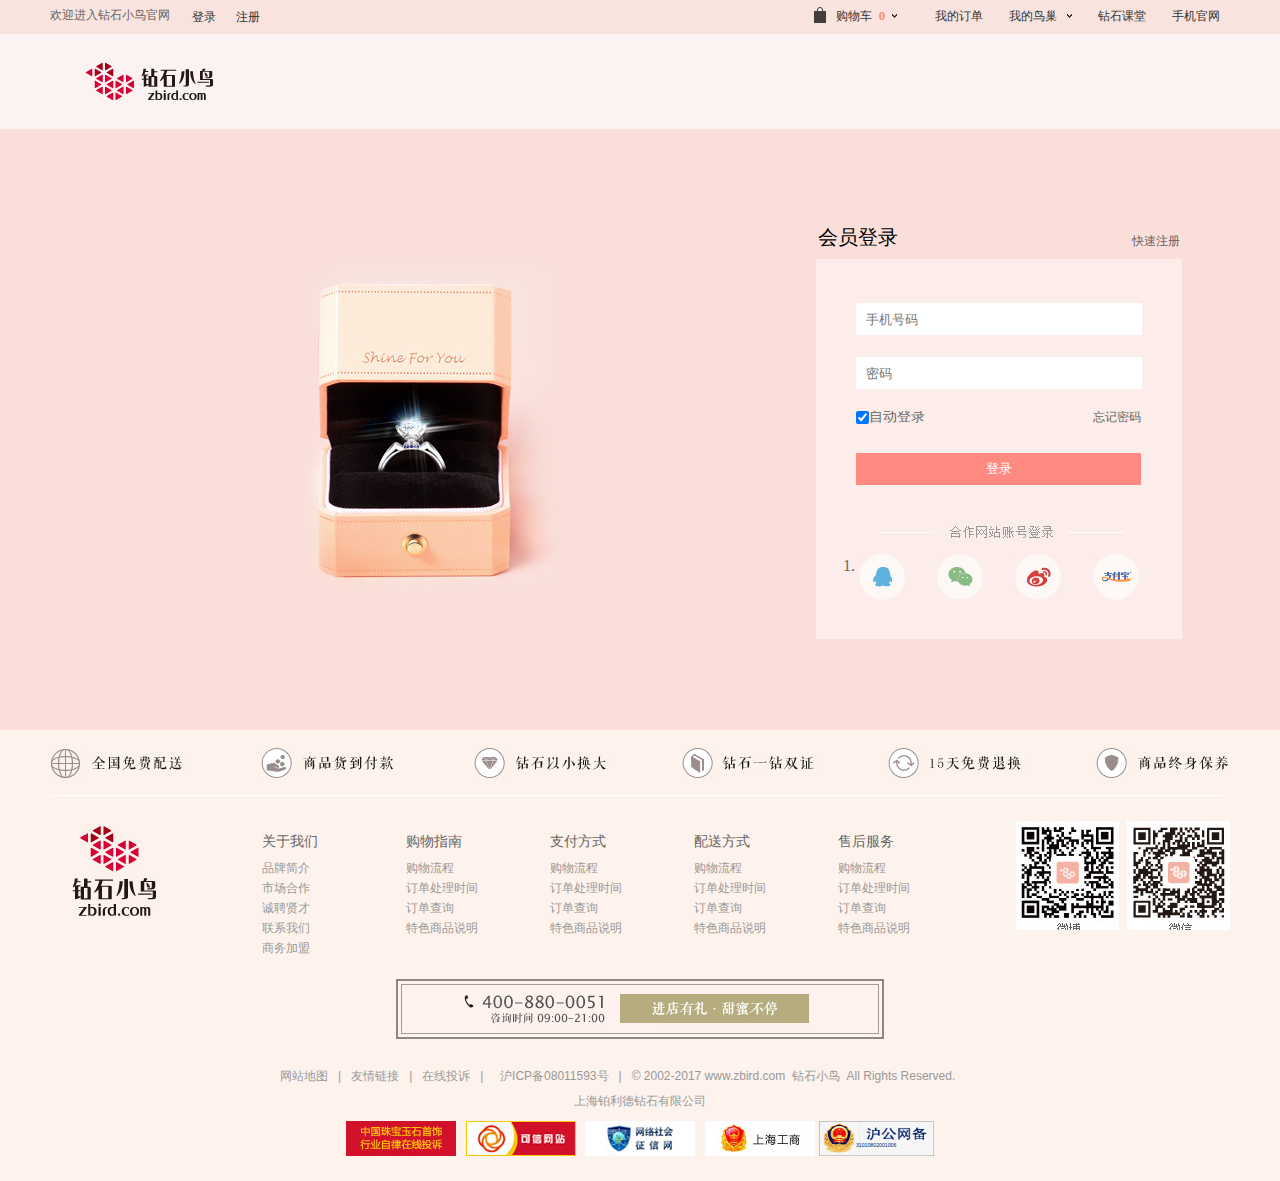
<file: login.html>
<!DOCTYPE html>
<html>
	<head>
		<meta charset="UTF-8">
		<title></title>
		<link rel="stylesheet" href="css/public.css">
		<link rel="stylesheet" href="css/login.css">
		<script type="text/javascript" src="js/jquery-1.8.3.min.js"></script>
	</head>
	<body>
		<div id="header">
			<div id="header_top">
				<div id="header_top_border">
					<div id="header_top_left">
						<h1 class="headerwelcome">欢迎进入钻石小鸟官网</h1>
						<a style="margin: 0 10px 0 10px" href="#">登录</a>
						<span></span>
						<a style="margin-left: 10px;" href="#">注册</a>
					</div>
					<div id="header_top_right">
						<ul>
							<li style="width: 105px;" id="mycart">
								<div class="header_gray" id="my_cart_show">
                          			<img class="header_img" src="images/header_box.png">
                            		<div class="my_cart">
	                            		<a href="#" class="shop_text">购物车</a>
	                            		<span class="shop_num" id="my_header_count">0</span>
	                            		<span class="shop_arrow"></span>
                            		</div>
                        		</div>
                        		<div id="indexw_header_cart" class="header_show"
                        			style="width: 240px; top: 34px; height: auto; max-height: 399px; min-height: 59px; overflow-y: auto; overflow-x: hidden; display: none;">
                        			<div class="indexw_shopCard_wushangpin">购物车中无商品</div>
        							<input type="hidden" id="my_cart_all_count" value="0">
                        		</div>
							</li>
							<li><a href="#" class="my_orderform">我的订单</a></li>
							<li class="arrow_hover">
		                        <div class="indexw_header_gray"> 
		                            <a href="#" class="indexw_header_div_1" style="line-height: 32px;">我的鸟巢</a> 
		                            <span class="indexw_header_arrow" style=""></span>
		                        </div>
		                        <div class="header_show" style="display: none;"> 
		                        	<a class="indexw_header_show_a" href="#" style="margin-top:5px;">订单查询</a> 
		                        	<a class="indexw_header_show_a" href="#">售后服务</a> 
		                        	<a class="indexw_header_show_a" href="#" style="padding-bottom:5px;">积分换礼</a> 								</div>
		                    </li>
							<li><a href="#" class="diamondClass">钻石课堂</a></li>
							<li><a href="#" class="phone_internet">手机官网</a></li>
							
						</ul>
					</div>
				</div>
			</div>
			<div id="header_bottom">
				<div id="logo">
					<a href="#"><img src="images/logo.png"/></a>
				</div>
			</div>
		</div>
		
	<div id="logo_bg"> 
		<div class="login_border"> 
		    <div class="login_left">
		      <div class="fly_img"></div> 
		       <div class="add_left"></div>
		    </div> 
		    <div class="login_right">
		      <div class="auth_main_login">
		       <div class="reg_form">
		        <div class="regin">会员登录</div>
		        <div class="rap_res">
		          <a href="#" target="_blank" >快速注册</a>
		        </div>
		            <form id="login" action="" method="post">
						<ul>
							<li><input type="tel" name="tel" id="userphone" class="inp" value="" placeholder="手机号码" /></li>
							<li><input type="password" id="passId" name="password" class="inp" value="" placeholder="密码" /></li>
							<li class="check">
								<input type="checkbox" name="agreement" class="cck" checked="checked" value="1"/>
								<span>自动登录</span>
								<a href="#" target="_blank">忘记密码</a>
							</li>
							<li class="step_sub"><input type="button" id="sub" value="登录"/>
								<span id="errmsg" style="font-size:12px;color:#ff8a81;display:inline-block"></span>
							</li>
							
						</ul>
				  </form>
		          <div class="clearHeight" style="height:43px;"></div>
		          <div class="clearHeight"></div>
		     	  <ol style="display: block;">
		     	  	<li >
		                <a class="qq-btn" href="#"></a>
		                <a class="weixin-btn" href="#"></a>
		                <a class="sina-btn" href="#"></a>
		                <a id="alipayLogin" class="zhifubao-btn" href="javascript:;" style="cursor: pointer;"></a>
		            </li>
		     	  	<form></form>
		     	  </ol>
		        </div>
		
		      </div>
		
		
		    </div>
		</div>
	</div>
			
		
		
		<div class="indexw_footer_banner">
			<ul>
			    <li><a class="indexw_footer_banner_1" href="#" target="_blank"></a></li>
			    <li><a class="indexw_footer_banner_2" href="#" target="_blank"></a></li>
			    <li><a class="indexw_footer_banner_3" href="#" target="_blank"></a></li>
			    <li><a class="indexw_footer_banner_4" href="#" target="_blank"></a></li>
			    <li><a class="indexw_footer_banner_5" href="#" target="_blank"></a></li>
			    <li><a class="indexw_footer_banner_6" href="#" target="_blank"></a></li>
			</ul>
		</div>
		<div class="indexw_foot_service">
		  <div class="indexw_foot_service_border">
		    <a class="indexw_foot_service_left" href="#"></a>
		    <div class="indexw_foot_service_middle">
		      <ul>
		        <li><span>关于我们</span></li>
		        <li><a rel="nofollow" target="_blank" href="# ">品牌简介</a></li>
		        <li><a rel="nofollow" target="_blank" href="#">市场合作</a></li>
		        <li><a rel="nofollow" target="_blank" href="#">诚聘贤才</a></li>
		        <li><a rel="nofollow" target="_blank" href="#">联系我们</a></li>
		        <li><a rel="nofollow" target="_blank" href="#">商务加盟</a></li>
		      </ul>
		      <ul>
		        <li><span>购物指南</span></li>
		        <li><a rel="nofollow" target="_blank" href="#">购物流程</a></li>
		        <li><a rel="nofollow" target="_blank" href="#">订单处理时间</a></li>
		        <li><a rel="nofollow" target="_blank" href="#">订单查询</a></li>
		        <li><a rel="nofollow" target="_blank" href="#">特色商品说明</a></li>
		      </ul>
		      <ul>
		        <li><span>支付方式</span></li>
		        <li><a rel="nofollow" target="_blank" href="#">购物流程</a></li>
		        <li><a rel="nofollow" target="_blank" href="#">订单处理时间</a></li>
		        <li><a rel="nofollow" target="_blank" href="#">订单查询</a></li>
		        <li><a rel="nofollow" target="_blank" href="#">特色商品说明</a></li>
		      </ul>
		      <ul>
		        <li><span>配送方式</span></li>
		       <li><a rel="nofollow" target="_blank" href="#">购物流程</a></li>
		        <li><a rel="nofollow" target="_blank" href="#">订单处理时间</a></li>
		        <li><a rel="nofollow" target="_blank" href="#">订单查询</a></li>
		        <li><a rel="nofollow" target="_blank" href="#">特色商品说明</a></li>
		      </ul>
		      <ul>
		        <li><span>售后服务</span></li>
		        <li><a rel="nofollow" target="_blank" href="#">购物流程</a></li>
		        <li><a rel="nofollow" target="_blank" href="#">订单处理时间</a></li>
		        <li><a rel="nofollow" target="_blank" href="#">订单查询</a></li>
		        <li><a rel="nofollow" target="_blank" href="#">特色商品说明</a></li>
		      </ul>
		    </div>
		    <div class="indexw_foot_service_right">
		      <a class="xlwb" target="_blank" href="#" style="width:188px;right:0px;"></a>
		      
		    </div>
		  </div>
		</div>
		<dl class="indexw_foot_other">
			<dt>
			  <p class="ft_consult"><a href="#"></a></p>
			    <div>
			    	<a href="#">网站地图</a>
			    	<a href="#">友情链接<span>|</span></a> 
			    	<a href="#">在线投诉<span>|</span></a>
			    	<a rel="nofollow" href="#" target="_blank">&nbsp;&nbsp;沪ICP备08011593号<span>|</span></a>
			    	<a href="#">© 2002-2017 www.zbird.com &nbsp;钻石小鸟&nbsp; All Rights Reserved.<span>|</span></a> 
			    </div>
			    <p style="text-align: center;font-size: 12px;">上海铂利德钻石有限公司</p>
			    
			</dt>
	   		<dd class="copyright"></dd>
  			<dd class="img" style="text-align: center;"> 
  				<a rel="nofollow" href="#"><img src="images/fot_certi.gif" width="110" height="35"></a>
  				<a rel="nofollow" href="#"><img src="images/fot_certi_02.jpg" width="116" height="35"></a>
  				<a rel="nofollow" href="#" ><img src="images/fot_certi_03.jpg" width="115" height="35"></a>
  				<a rel="nofollow" href="#" target="_blank">
  					<img src="images/fot_certi_04.jpg" border="0">
  				</a>
    			<a href="#" style="display:inline-block;*display:inline;zoom:1;position:relative;text-decoration:none;">
				    <img src="images/picp_bg.png" width="115" height="35" alt="沪公网备" border="0">
				    <span align="center" id="picp_span">31010802001006</span>
				</a>
			</dd>
		</dl>
	</body>
</html>
<script type="text/javascript" src="js/login.js"></script>
</file>
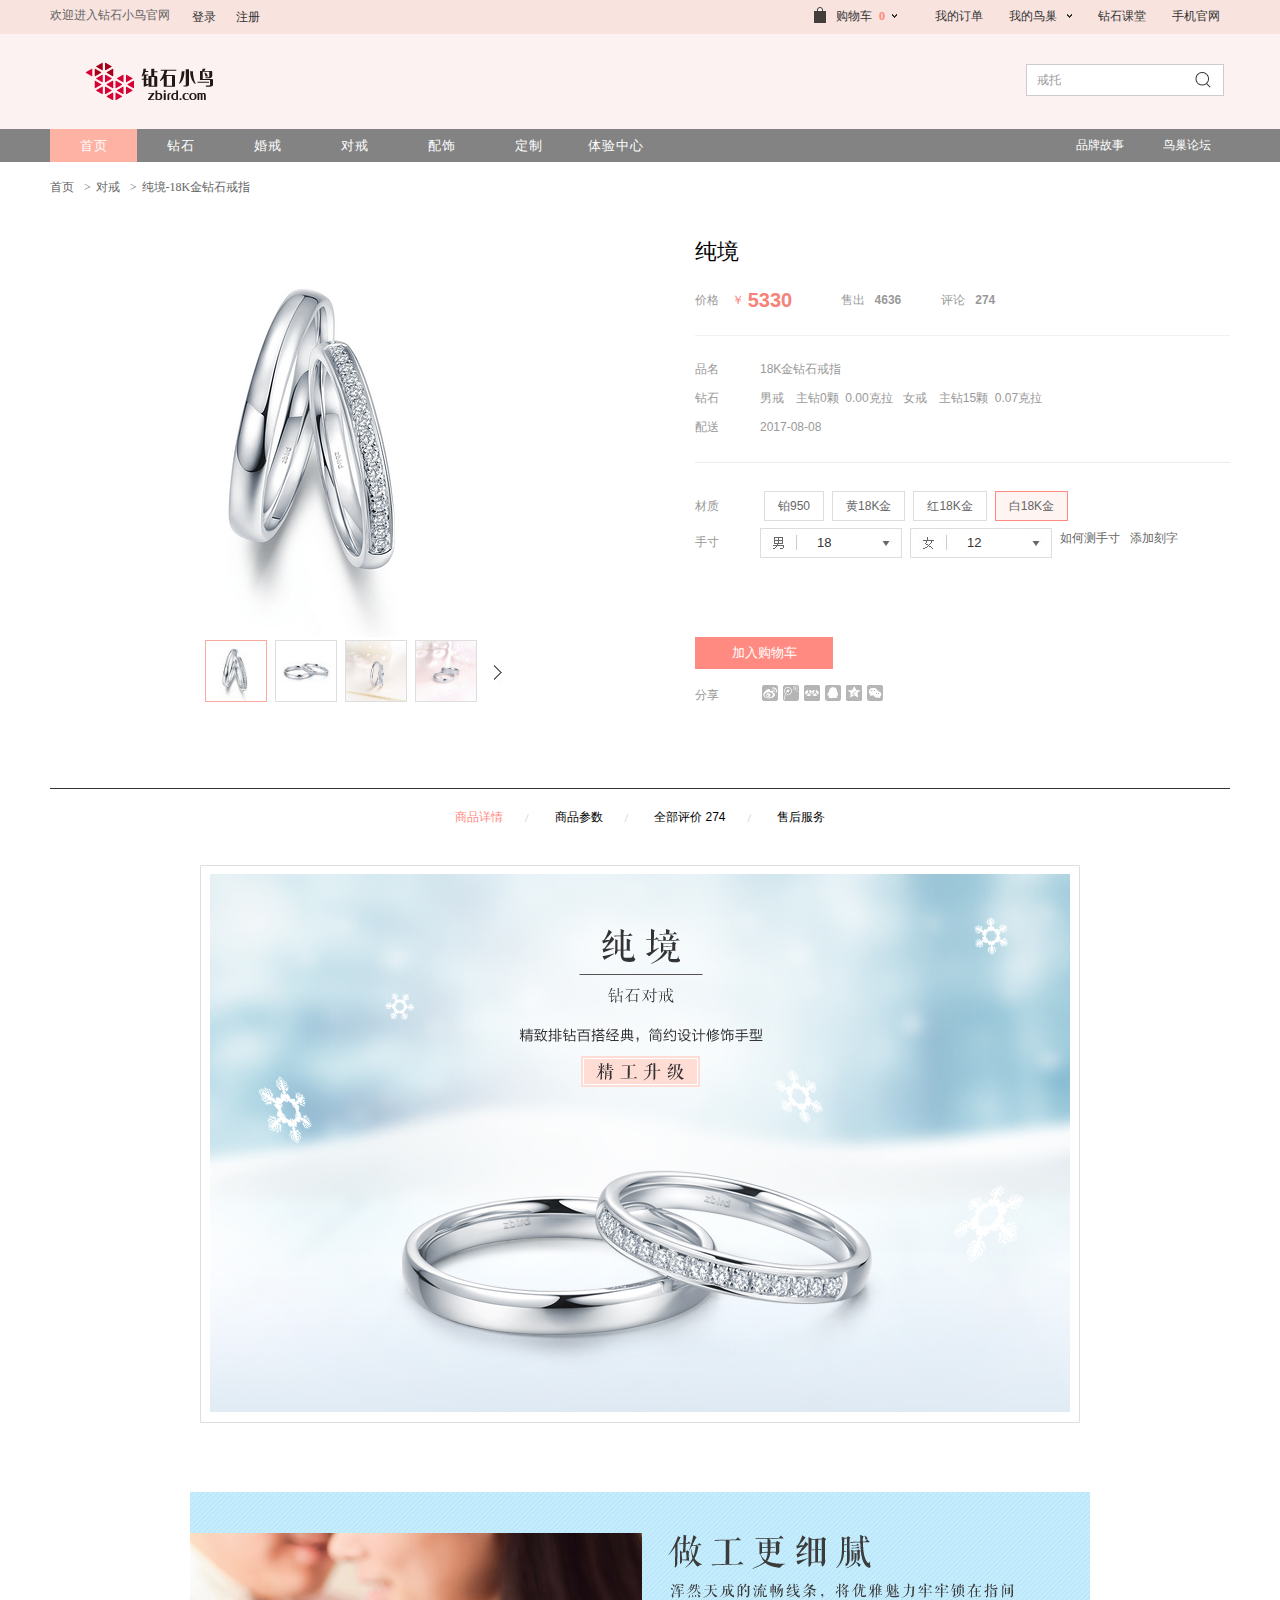
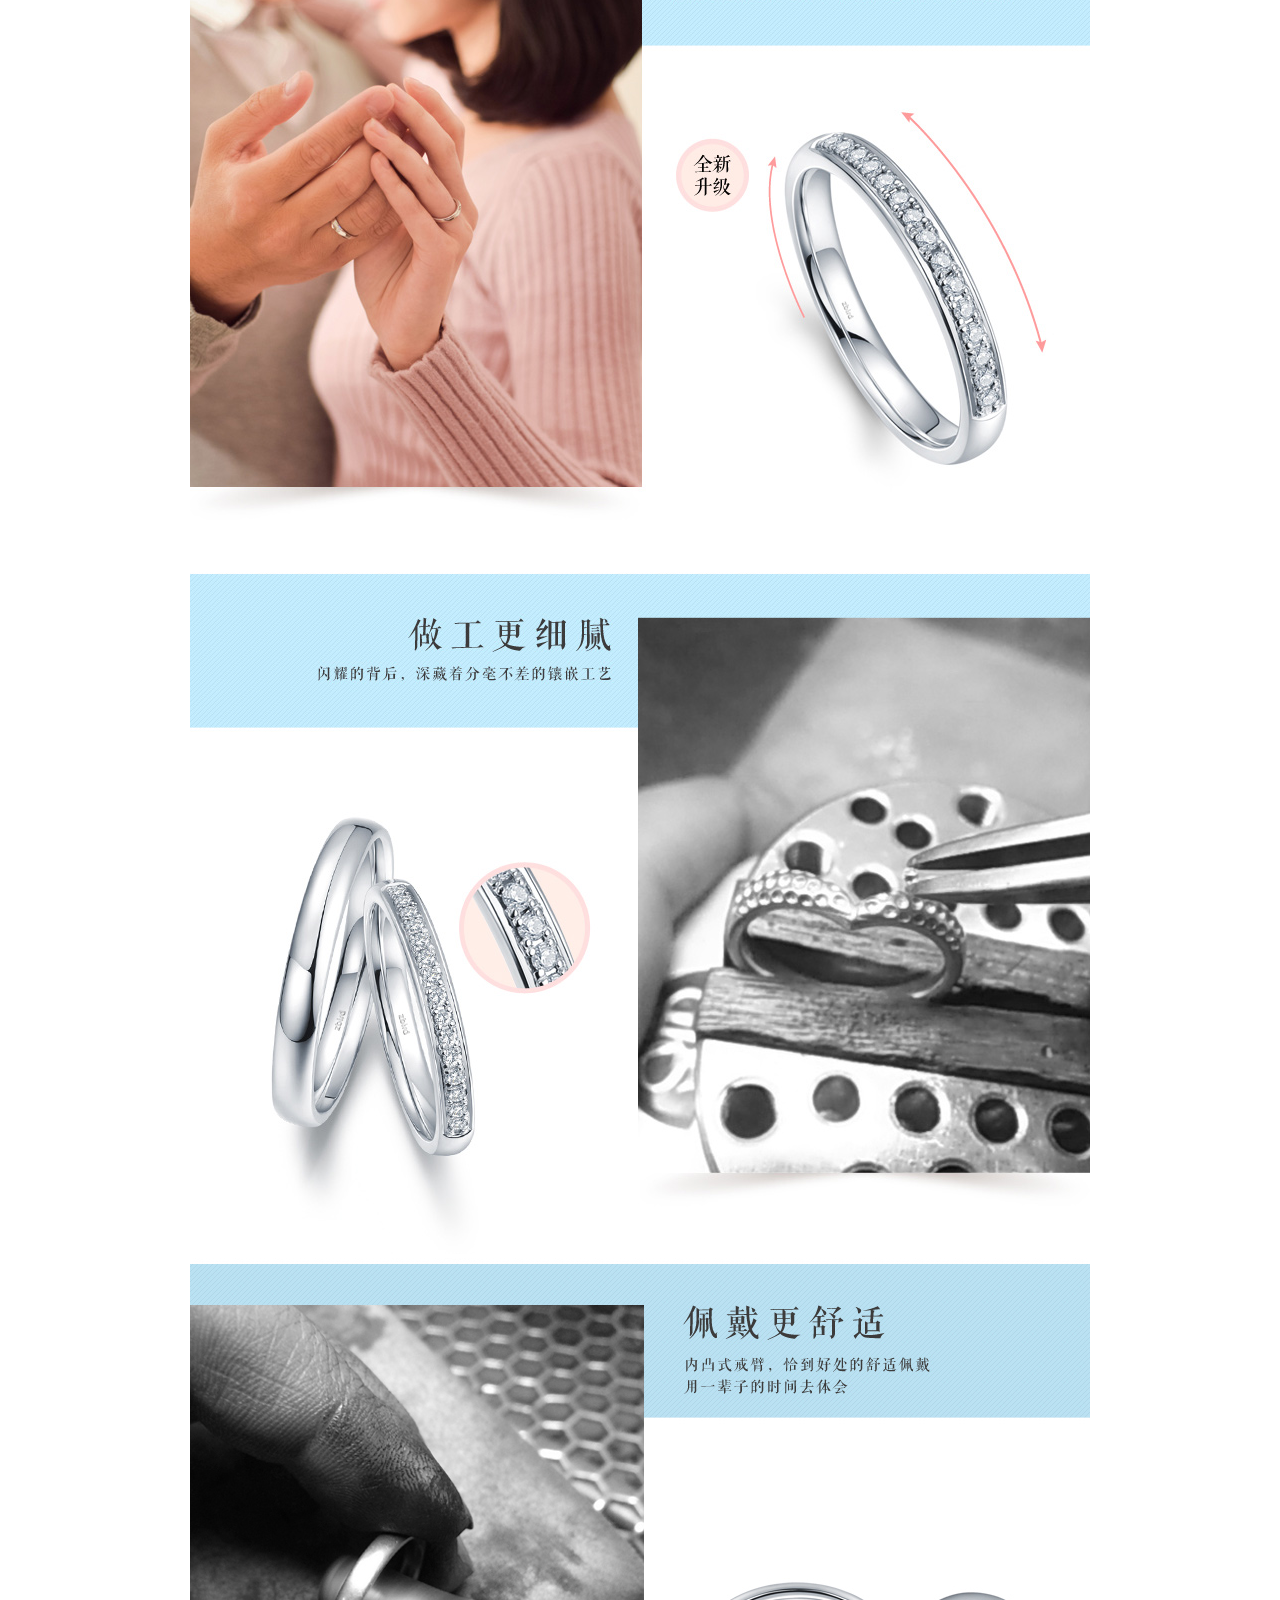
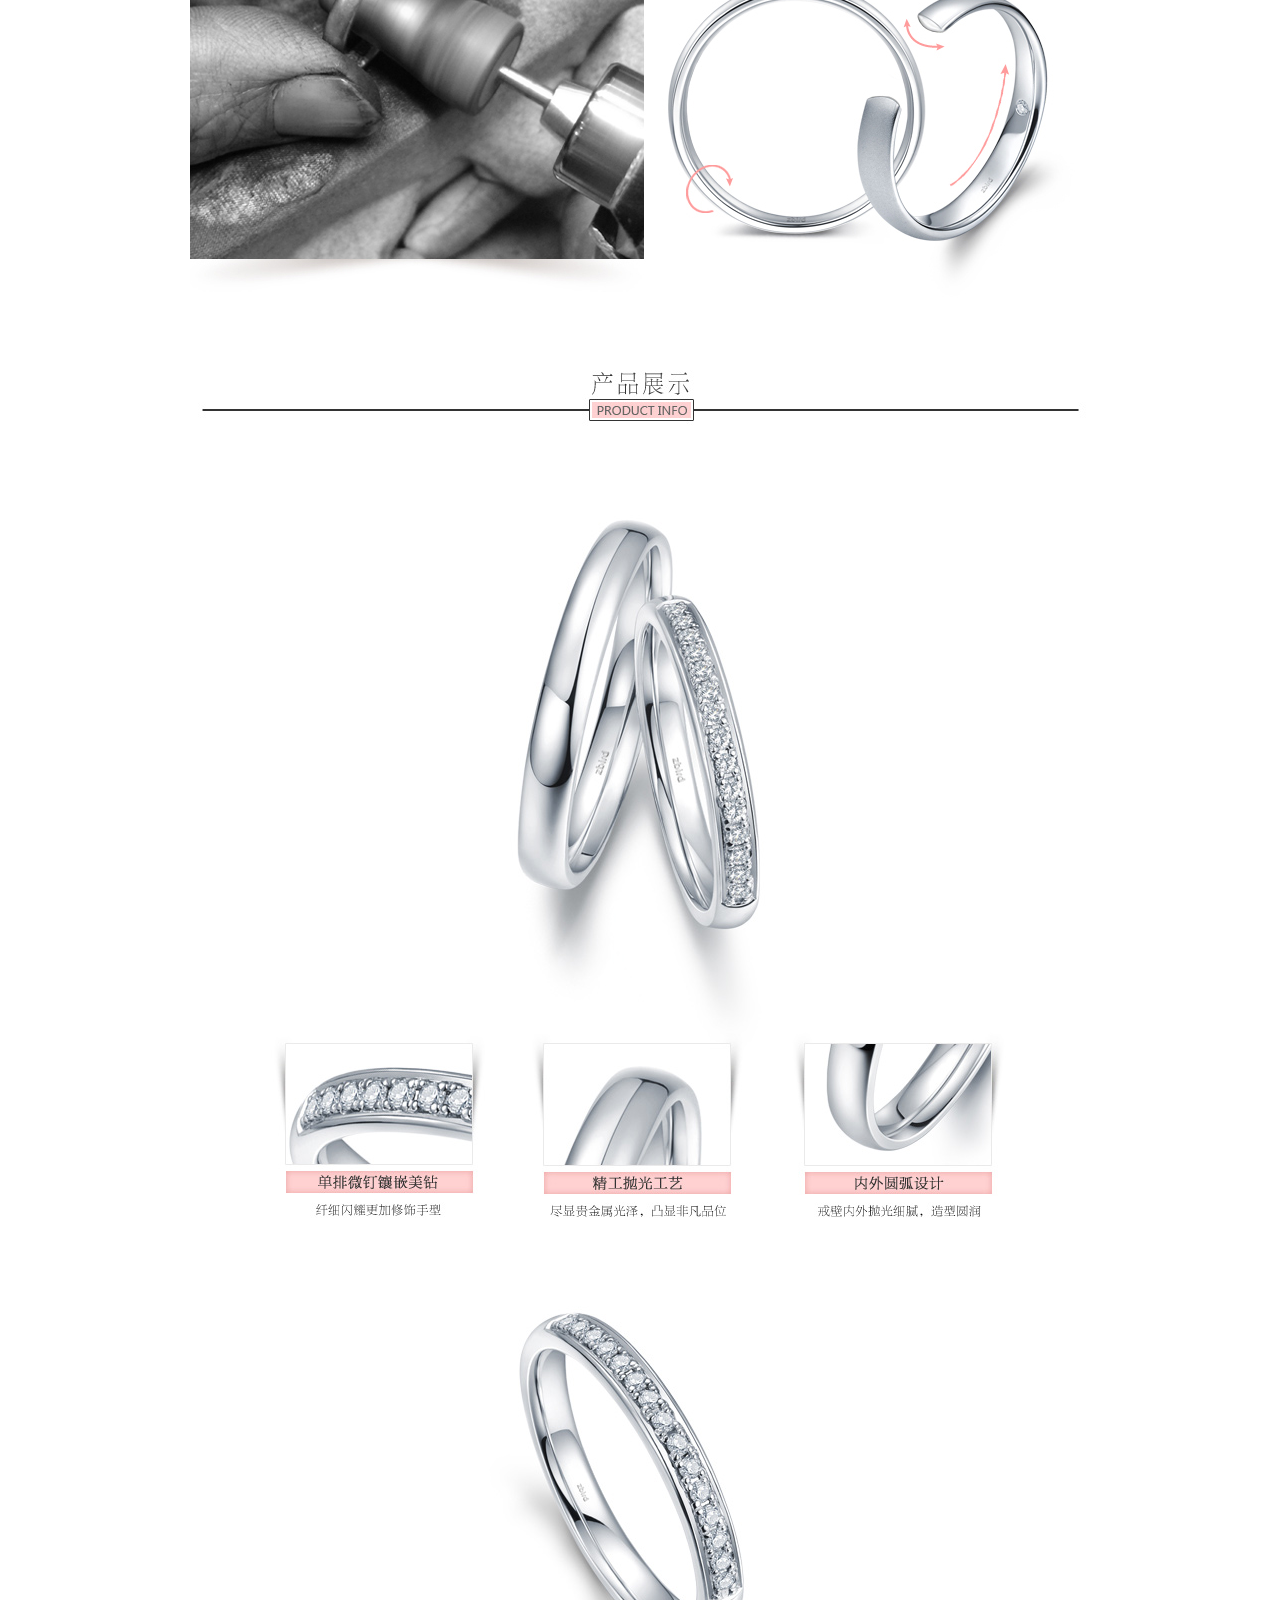
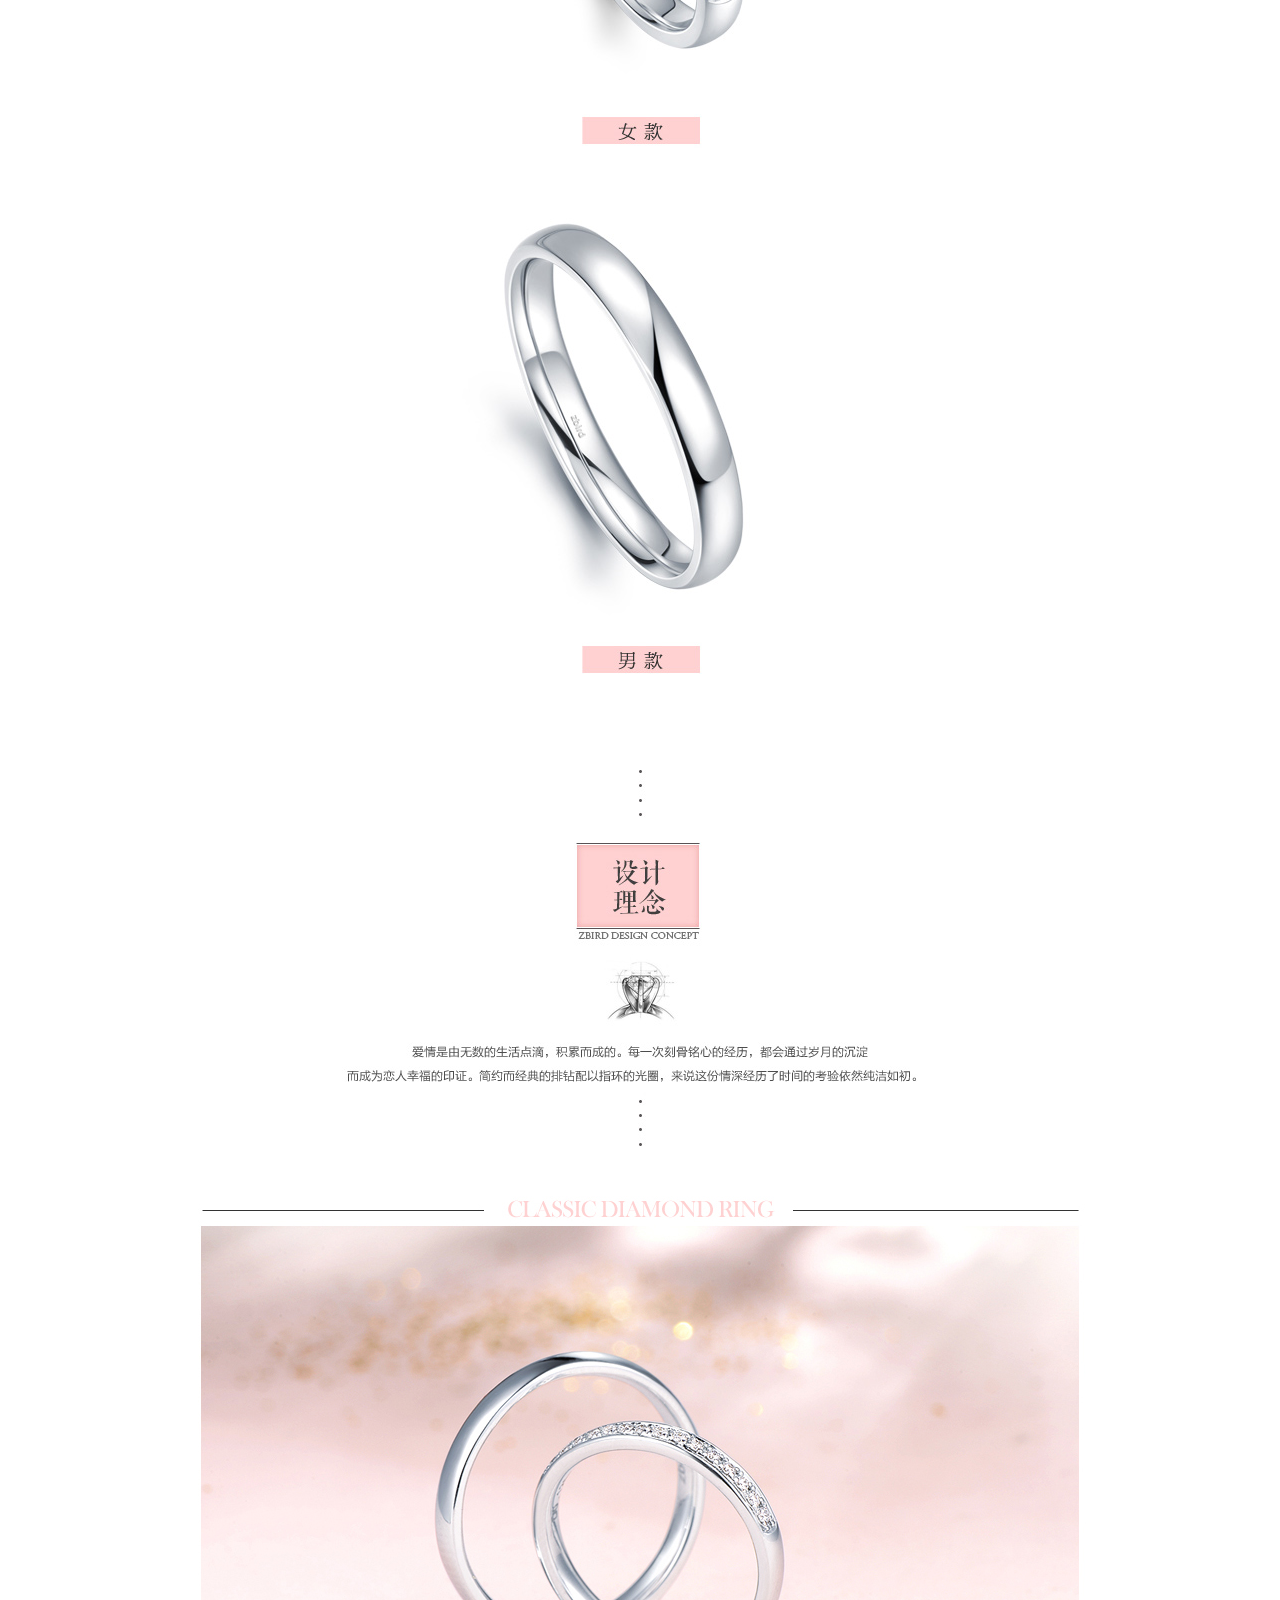
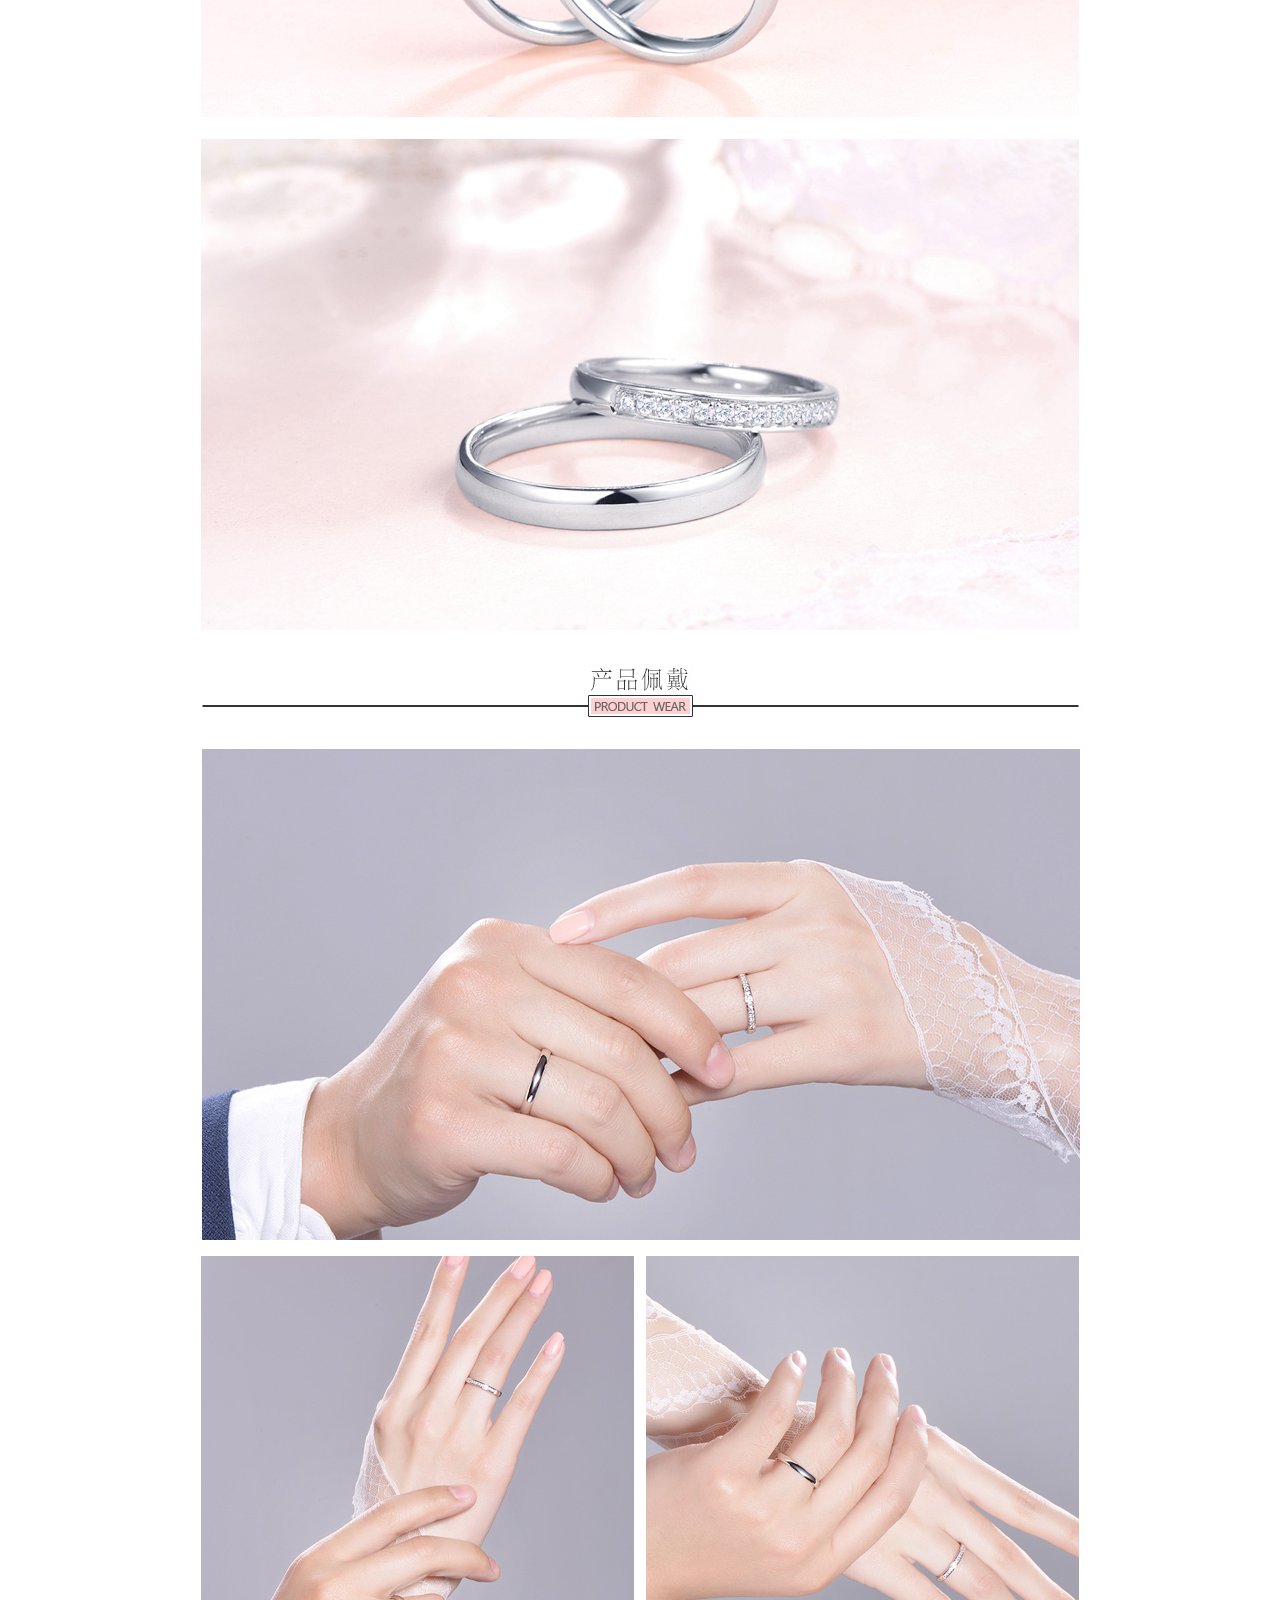
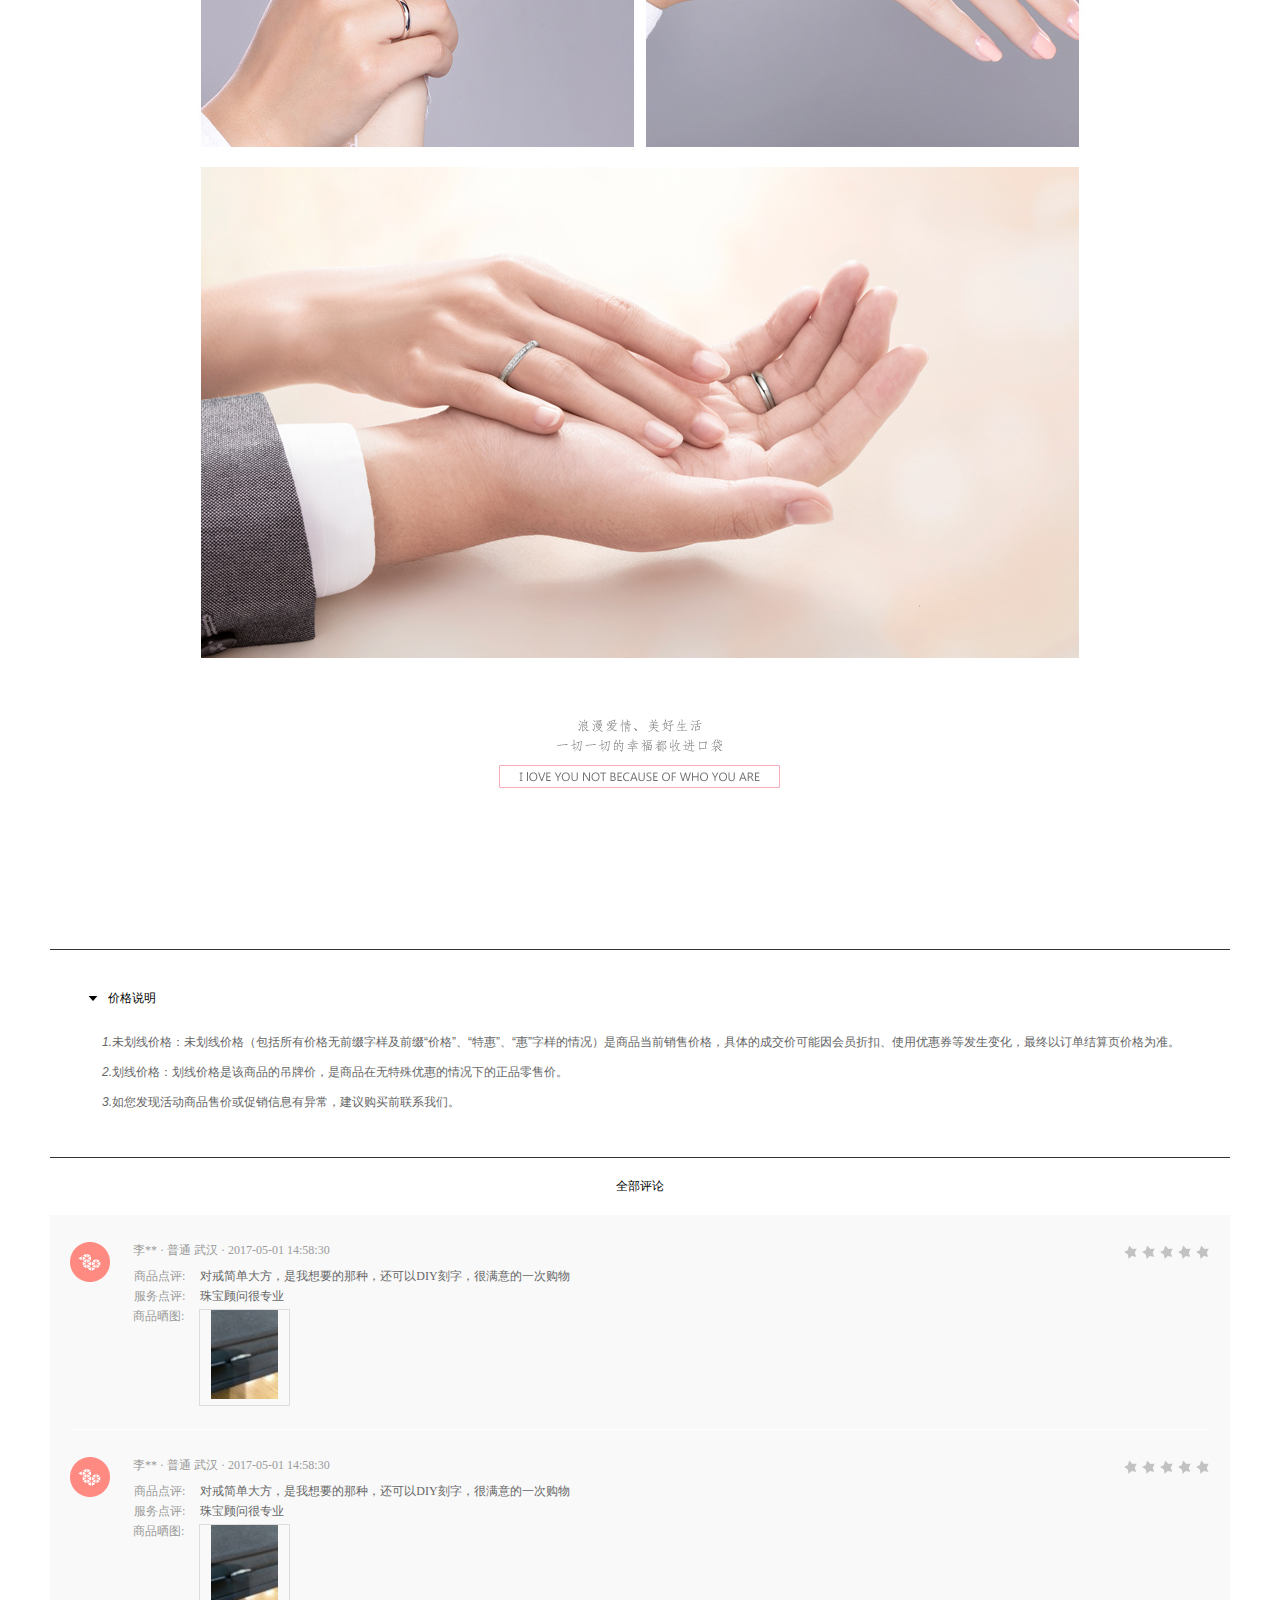
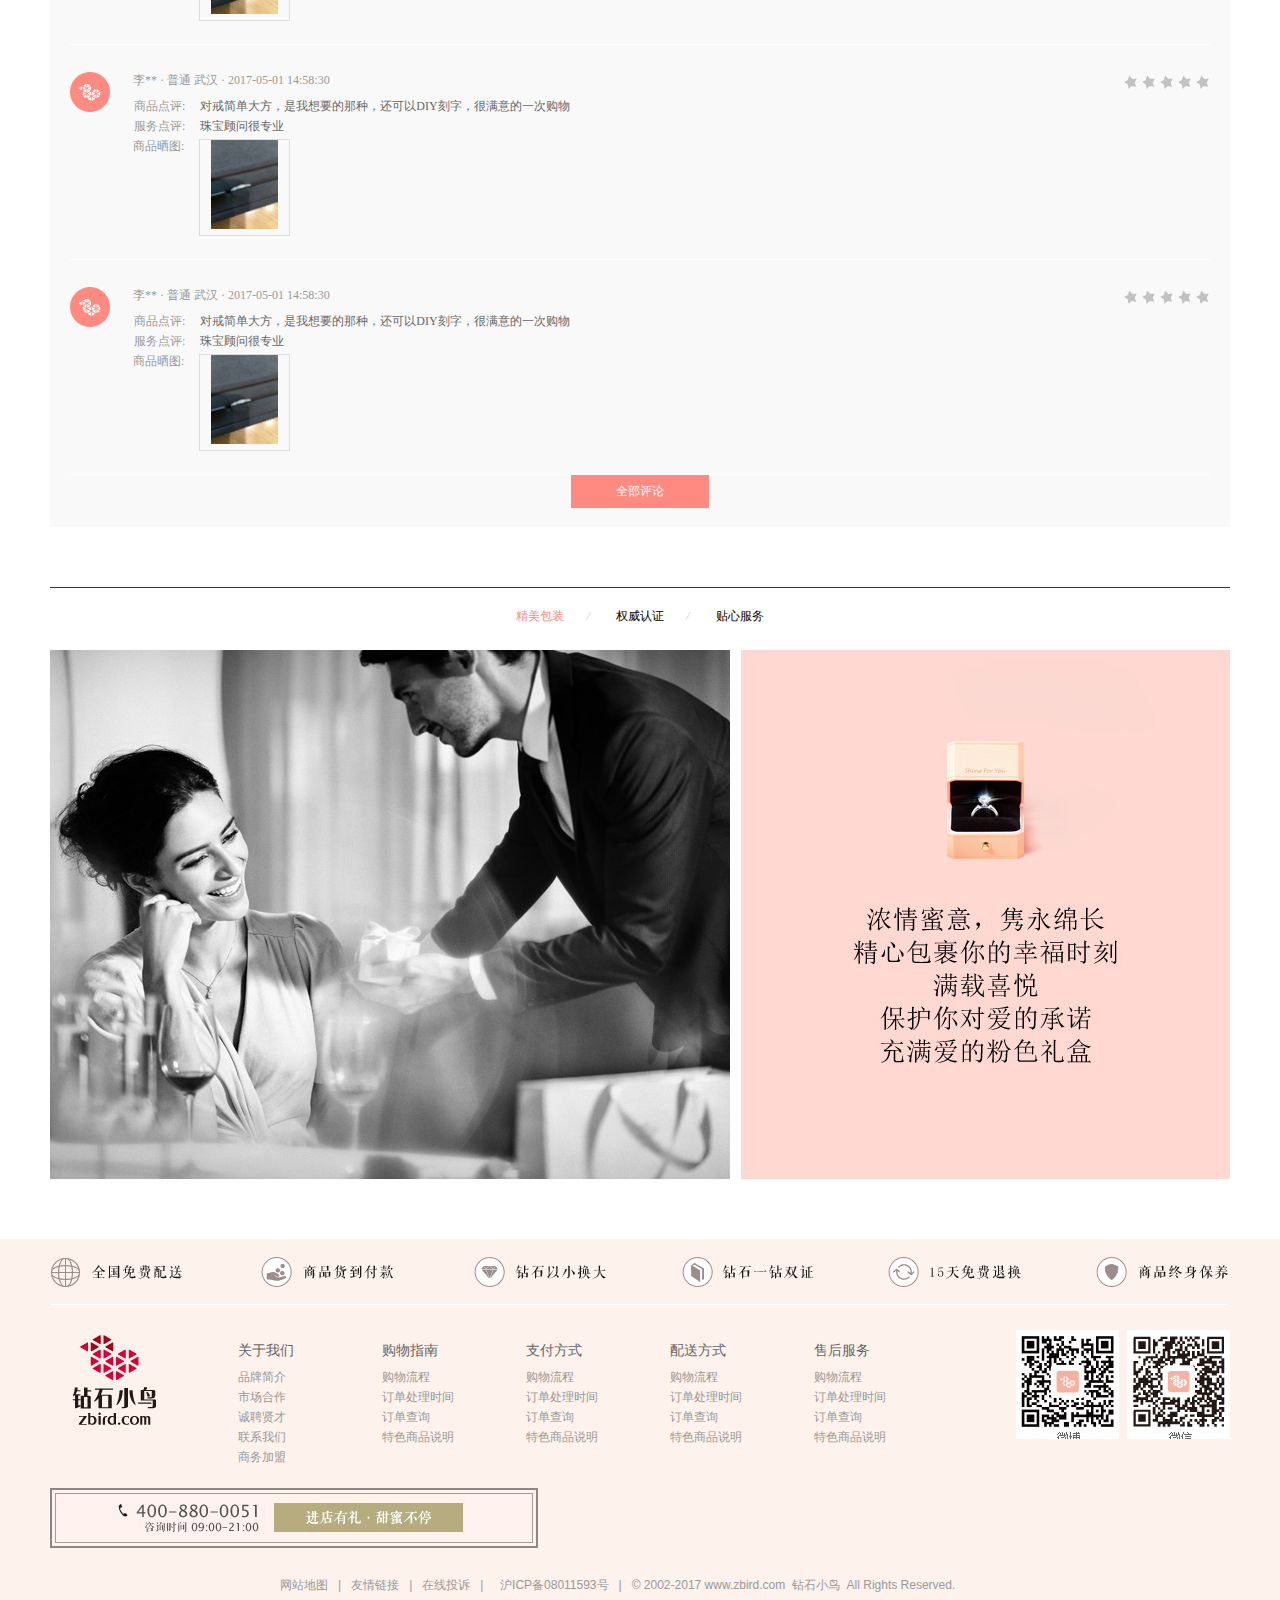
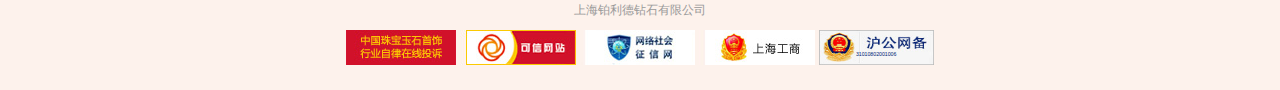
<file: prodetails.html>
<!DOCTYPE html>
<html>
<head>
		<meta charset="UTF-8">
		<title></title>
		<link rel="stylesheet" type="text/css" href="css/public.css"/>
		<link rel="stylesheet" type="text/css" href="css/prodetails.css"/>
		<script src="js/jquery-1.8.3.min.js"></script>
		<script type="text/javascript" src="js/ prodetailsmarr.js"></script>
</head>
<body>
		<div id="header">
			<div id="header_top">
				<div id="header_top_border">
					<div id="header_top_left">
						<h1 class="headerwelcome">欢迎进入钻石小鸟官网</h1>
						<a style="margin: 0 10px 0 10px" href="#">登录</a>
						<span></span>
						<a style="margin-left: 10px;" href="#">注册</a>
					</div>
					<div id="header_top_right">
						<ul>
							<li style="width: 105px;" id="mycart">
								<div class="header_gray" id="my_cart_show">
                          			<img class="header_img" src="images/header_box.png">
                            		<div class="my_cart">
	                            		<a href="#" class="shop_text">购物车</a>
	                            		<span class="shop_num" id="my_header_count">0</span>
	                            		<span class="shop_arrow"></span>
                            		</div>
                        		</div>
 <!--<script>
 window.onload=function(){
	var lis = document.getElementsByTagName("li");
	for(var i=0; i<lis.length; i++){
		lis[i].onmouseover = function(){
			this.getElementsByTagName("div")[0].style.display = "block";
		};
		lis[i].onmouseout = function(){
			this.getElementsByTagName("div")[0].style.display = "none";
		}
	}
}                       	
  </script>    -->                  		<div id="indexw_header_cart" class="header_show"
                        			style="width: 240px; top: 34px; height: auto; max-height: 399px; min-height: 59px; overflow-y: auto; overflow-x: hidden; display: none;">
                        			<div class="indexw_shopCard_wushangpin">购物车中无商品</div>
        							<input type="hidden" id="my_cart_all_count" value="0">
                        		</div>
							</li>
							<li><a href="#" class="my_orderform">我的订单</a></li>
							<li class="arrow_hover">
		                        <div class="indexw_header_gray"> 
		                            <a href="#" class="indexw_header_div_1" style="line-height: 32px;">我的鸟巢</a> 
		                            <span class="indexw_header_arrow" style=""></span>
		                        </div>
		                        <div class="header_show" style="display: none;"> 
		                        	<a class="indexw_header_show_a" href="#" style="margin-top:5px;">订单查询</a> 
		                        	<a class="indexw_header_show_a" href="#">售后服务</a> 
		                        	<a class="indexw_header_show_a" href="#" style="padding-bottom:5px;">积分换礼</a> 								</div>
		                    </li>
							<li><a href="#" class="diamondClass">钻石课堂</a></li>
							<li><a href="#" class="phone_internet">手机官网</a></li>
							
						</ul>
					</div>
				</div>
			</div>
			<div id="header_bottom">
				<div id="logo">
					<a href="#"><img src="images/logo.png"/></a>
				</div>
				<div id="search">
					<div id="searchInfo">
						<form id="searchF">
							<input class="search_input" type="text" value="戒托" />
							<a href="#"><img src="images/icon_ser.jpg" /></a>
						</form>
					</div>
				</div>
			</div>
			
		</div>
		
		<div id="nav">
			<div id="nav_border">
				<div id="homePage">
					<div id="subnav">
           				<div class="m_idx_snav_hide" style="display:none;">  
                  		<div class="m_idx_snav_wp" style="display:none;"> 
                    	<div class="snav_title">
                        	<a href="#" class="snav_title_txtimg">钻石</a>
							<a href="#" class="snav_title_txt">探索全部钻石</a>
                        	<div class="snav_lst">
				                <a href="#">30分裸钻</a>
				                <a href="#">50分裸钻</a>
				                <a href="#">70分裸钻</a>
				                <a href="#">克拉钻</a>
				                <a href="#">海淘钻石 立省15%</a>
				                <a href="#">北极光钻石</a>
				                <a href="#">FireCushion钻石</a>                            
				            </div>
				        </div>
				        <div class="snav_lst">
				            <a href="#">圆形</a>
				            <a href="#">公主方</a>
				            <a href="#">祖母绿</a>
				            <a href="#">橄榄形</a>
				            <a href="#">椭圆形</a>
				            <a href="#">梨形</a>
				            <a href="#">心形</a>
				            <a href="#"></a>        
				        </div>            
				                    <div class="navline"></div>
				                    <div class="snav_lst lstpoa">
				                        <a href="#">定制一款钻戒</a>
				                        <a href="#">定制一款吊坠</a>
				                        <a href="#">钻石4C知识</a>
				                        <a href="#">钻石其他参数如何查看</a>
				                        <a href="#">钻石证书知识</a>
				                        <a href="#">甄选特惠裸钻专区</a>
				                    </div>            
				        <div class="snav_ads">
				            <a href="#">
				                <img src="images/g1.jpg" alt="" width="611" height="262">
				            </a>       
				        </div>
                	</div>
            		</div>
            			<ul class="indexw_nav_ul_2">
            	            <li class="indexw_nav_li">
            		           <a class="indexw_nav_a_hover indexw_nav_a" href="#">首页</a></li>
                            <li class="indexw_nav_li">
                            	<a class="indexw_nav_a" href="#">钻石</a></li>
                            <li class="indexw_nav_li">
			                	<a class="indexw_nav_a" href="#">婚戒</a>
			                </li>
			                <li class="indexw_nav_li">
			                	<a class="indexw_nav_a" href="#">对戒</a>
			                </li>
			                <li class="indexw_nav_li">
			                	<a class="indexw_nav_a" href="#">配饰</a>
			                </li>
			                <li class="indexw_nav_li">
			                	<a class="indexw_nav_a" href="#">定制</a>
			                </li>
			                <li class="indexw_nav_li">
			                	<a class="indexw_nav_a" href="#">体验中心</a>
			                </li>
						</ul>
           			</div>
				</div>
				<div id="brandStory">
					<ul>
						<li><a href="#">品牌故事</a></li>
						<li><a href="#">鸟巢论坛</a></li>
					</ul>
				</div>
			</div>
		</div>
		
		
		<div class="g_header_bg">
			<dl class="block">
	  			<div class="floatL">
					<span class="navTit_span">
						<a class="firstnav navTit_a" href="#">首页</a>
					</span>
					<span class="navTit_span">&gt;</span>
					<span class="navTit_span">
						<h1 class="navTit_h1">
							<a class="navTit_a" href="#">
									对戒		</a>
						</h1>
					</span>
					<span class="navTit_span">&gt;</span>
						<span class="navTit_span">
							<h1 class="navTit_h1">
									纯境-18K金钻石戒指			</h1>
						</span>
	  			</div>
	  			<div class="floatR contactCollect" style="width:306px;"></div>
			</dl>
			<div class="g_dtal_wrap page_detlparng">
				<div class="g_show_pic">
					<div id="proPic" class="stylePic">
		      			<ul class="proPic_ul">
		        			<li class="big" id="styleBigImg">
		        				<span class="smallImg" id="styleSmallImgList"></span>
		        				<div style="width: 400px; height: 400px; margin: 0px auto; position: relative;">
		        					<a href="#" class="jqzoom" title="" style="outline-style: none; cursor: default; display: block; position: relative; height: 400px; width: 400px;">
		        						<div class="loadImg_effect" >
		        							
		        						</div>
		        					</a>
		        				</div>
		        				<div id="styleSmallImgList" class="smallImg">
		        					<div id="proPicPrevBtn" class="moveright_off" style="float:left;"></div>
		        					<div id="imgMove_face" style="float:left; height:63px;width:280px; margin:0 10px 0 20px; overflow:hidden;">
		        						<ul id="imgMove_change" class="list_small_pic" style="width: 490px;">
		        							<li class="on">
		        								<img id="styleSmallImg" width="60" height="60" src="images/z1.jpg" rel="0" class="on">
		        							</li>
		        							<li class="off">
		        								<img id="styleSmallImg" width="60" height="60" src="images/z4.jpg" rel="1" class="off">
		        							</li>
		        							<li class="off">
		        								<img id="styleSmallImg" width="60" height="60" src="images/z6.jpg" rel="2" class="off">
		        							</li>
		        							<li class="off">
		        								<img id="styleSmallImg" width="60" height="60" src="images/z7.jpg" rel="3" class="off">
		        							</li>
		        							<li class="off">
		        								<img id="styleSmallImg" width="60" height="60" src="images/z8.jpg" rel="4" class="off">
		        							</li>
		        							<li class="off">
		        								<img id="styleSmallImg" width="60" height="60" src="images/z9.jpg" rel="5" class="off">
		        							</li>
		        							<li class="off">
		        								<img id="styleSmallImg" width="60" height="60" src="images/z10.jpg" rel="6" class="off">
		        							</li>
		        						</ul>
		        					</div>
		        					<div id="proPicNextBtn" class="moveleft_on" style="float:right;"></div>
		        				</div>
		        			</li>
		        			<li id="style3D" class="3D hide"><span id="proPic3d"></span></li>
		      			</ul>
    				</div>
				</div>
			<div class="g_pro_sys">
	        	<div class="f_psys_tlt">
	        			纯境
				
				</div>
	        	<div class="f_psys_pri">
		        	<em class="u_psys_pri">
		        		<strong id="slide_price_tips" class="coupon_tips cou_bg_th" style="display:none">特惠</strong>
		        		<span class="sys_price_txt">价格</span>
		        		<i>￥</i>
		        		<b id="discountPrice">5330</b>
		        	</em>
		        	<span class="u_psys_linepri" style="display:none;"><b>￥5330</b></span>
		        	<span class="u_psys_sale"><i>售出</i><b>4636</b><i>评论</i><b>274</b></span>
	        	</div>
	        	
		        <!-- 2016-05-11新增挪动品名 -->
		        
				<div class="f_psys_inf inf_txtcode">
					<span>品名</span><i>18K金钻石戒指</i>
		        </div>
		        <!-- end -->
		       	<div class="f_psys_inf inf_txtdiam">
		       	<span>钻石</span><b>男戒　主钻0颗&nbsp;&nbsp;0.00克拉  </b><b>女戒　主钻15颗&nbsp;&nbsp;0.07克拉  </b>
		       	</div>
		        <div class="f_psys_inf inf_txtqulty">
		        	<span>配送</span><b>2017-08-08</b>
		            
		     	</div>
		     	<div class="f_psys_line"></div>
		     	<div class="f_psys_inf inf_txtqulty">
		     		<span>材质</span>
		     		<a href="#" class="quality_rng">铂950</a>
		       		<a href="#" class="quality_rng">黄18K金</a>
		       		<a href="#" class="quality_rng">红18K金</a>
		       		<a href="#" class="quality_rng_hver">白18K金</a>
		       	  	<input type="hidden" name="quality" id="quality" value="F">
		        </div>
		      	<div class="f_psys_inf inf_txtselsize">
		      		<span>手寸</span>
		      		<ul class="inf_txtsize_ul">
			      		<li class="qualitySizeM" onmouseover="this.className='qualitySizeMHover'" onmouseout="this.className='qualitySizeM'">
			      			<input class="qualitySizeMBg" type="text" id="manSize" readonly="readonly" value="18">
			      			<div class="qualitySizeMList">
							      			<span class="qualitySizeOpt">13</span>
							      			<span class="qualitySizeOpt">14</span>
							      			<span class="qualitySizeOpt">15</span>
							      			<span class="qualitySizeOpt">16</span>
							      			<span class="qualitySizeOpt">17</span>
							      			<span class="qualitySizeOpt">18</span>
							      			<span class="qualitySizeOpt">19</span>
							      			<span class="qualitySizeOpt">20</span>
							      			<span class="qualitySizeOpt">21</span>
							      			<span class="qualitySizeOpt">22</span>
							      			<span class="qualitySizeOpt">23</span>
							</div>
			      		</li>
			      		
			      		<li class="qualitySizeF" onmouseover="this.className='qualitySizeFHover'" onmouseout="this.className='qualitySizeF'">
			      			<input class="qualitySizeFBg" type="text" id="womanSize" readonly="readonly" value="12">
			      			<div class="qualitySizeFList">
							      			<span class="qualitySizeOpt">7</span>
							      			<span class="qualitySizeOpt">8</span>
							      			<span class="qualitySizeOpt">9</span>
							      			<span class="qualitySizeOpt">10</span>
							      			<span class="qualitySizeOpt">11</span>
							      			<span class="qualitySizeOpt">12</span>
							      			<span class="qualitySizeOpt">13</span>
							      			<span class="qualitySizeOpt">14</span>
							      			<span class="qualitySizeOpt">15</span>
							</div>
			      		</li>
			      	
			      		<li>
			      			<a href="#" onclick="showHowToMeasure()" class="howToMeasure_txt">如何测手寸</a>
				      	</li>
			      		<li>
			           		 <a id="kezishow" href="#" class="howToMeasure_txt" style="margin-left:10px;">添加刻字</a>
			       	 	</li>
		      		</ul>
		        </div>
		        <div class="f_psys_btn">
		      		<div id="f_psys_btn_lst">
		        		<input id="cartBtn" name="shop_car" type="button" value="加入购物车" alt="加入购物车" title="加入购物车" class="btn_pink_138x32 mr_5" onclick="gaAddToCart('','纯境','对戒','Z16','5330');">
				 	</div>
				    <div class="share_icon">
				        <i id="shareRouterBtn" class="share_colet">分享</i>
				        <div class="bdsharebuttonbox bdshare-button-style0-16" data-tag="share_1" data-bd-bind="1499159339630">   
				            <a href="#" data-cmd="tsina" class="tsina" title="分享到新浪微博" alt="分享到新浪微博"></a>
				            <a href="#" data-cmd="tqq" class="tqq" title="分享到腾讯微博" alt="分享到腾讯微博"></a>
				            <a href="#" data-cmd="renren" class="renren" title="分享到人人网" alt="分享到人人网"></a>
				            <a href="#" data-cmd="sqq" class="bds_sqq" title="分享到QQ好友" alt="分享到QQ好友"></a>
				    	<a href="#" data-cmd="qzone" class="bds_qzone" title="分享到QQ空间" alt="分享到QQ空间"></a>
				    		<a href="#" data-cmd="weixin" class="bds_weixin" title="分享到微信" alt="分享到微信"></a>
			            </div>
			        </div>  
		     	</div>
		    </div>
		</div>
	</div>
			
		<div class="g_header_bg">
				<div class="f_sys_tab">
					<div id="hide_tab">
						<span class="btn_pink_115x28" id="zixun_up" hidden="hidden" src="images/tab_consult.png" 					onclick="javascript:openOnlineCustomWin();_hmt.push(['_trackPageview','/virtual/preconsult']);ga('send','event','zixun', 'click', 'button');" style="display:none">买前咨询</span>
						<a href="javascript:;" class="on">商品详情</a><i>/</i>
						<a href="javascript:;">商品参数</a><i>/</i>
						<a href="javascript:;" onclick="ga('tech.send','event','viewpinglun', 'click', 'Button');">全部评价  274</a><i>/</i>
						<a href="javascript:;">售后服务</a>
				
					</div>
				</div>
				
				<div class="f_cont_detl f_cont">
					<div class="f_cont_detl_pic">
						<div>
							<strong>
								<table id="Table_01" width="900" height="8000" border="0" cellpadding="0" cellspacing="0">
		 							<tbody>
		 								<tr><td><img src="images/30871_1_.jpg" width="900" height="607" alt=""></td></tr>
										<tr><td><img src="images/30871_4_.jpg" width="900" height="1386" alt=""></td></tr>
										<tr><td><img src="images/30872_1_.jpg" width="900" height="676" alt=""></td></tr>
										<tr><td><img src="images/30872_4_.jpg" width="900" height="2446" alt=""></td></tr>
										<tr><td><img src="images/30873_1_.jpg" width="900" height="542" alt=""></td></tr>
										<tr><td><img src="images/30873_4_.jpg" width="900" height="511" alt=""></td></tr>
										<tr><td><img src="images/30874_1_.jpg" width="900" height="1112" alt=""></td></tr>
										<tr><td><img src="images/30874_4_.jpg" width="900" height="720" alt=""></td></tr>
		 							</tbody>
								</table>
							</strong>
						</div>
					</div>
			      	<div class="f_cont_coup_tips">
				        <dl class="f_cont_serv_txt">
					        <dt>价格说明</dt>
					        <dd><i>1.</i>未划线价格：未划线价格（包括所有价格无前缀字样及前缀“价格”、“特惠”、“惠”字样的情况）是商品当前销售价格，具体的成交价可能因会员折扣、使用优惠券等发生变化，最终以订单结算页价格为准。</dd>
					        <dd><i>2.</i>划线价格：划线价格是该商品的吊牌价，是商品在无特殊优惠的情况下的正品零售价。</dd>
					        <dd><i>3.</i>如您发现活动商品售价或促销信息有异常，建议购买前联系我们。</dd>
				      	</dl>
			      	</div> 
				</div>
				<div class="f_cont_comm f_cont">
					<div id="u_comm_tlt">全部评论</div>
					<div class="f_cont_comm_detail" id="chengpinpinglun" style="opacity: 1;">
						
							<div class="f_sys_comm_lst">
									<dl>
										<dd>
											<img alt="普通" width="40" height="40" src="images/putong.png">
										</dd>
										<dt>
											<i class="f_sys_comm_star">
												<label class="star"></label>
												<label class="star"></label>
												<label class="star"></label>
												<label class="star"></label>
												<label class="star"></label>
											</i>
											<span class="f_sys_comm_time">李**&nbsp;·&nbsp;普通&nbsp;武汉&nbsp;·&nbsp;2017-05-01 14:58:30</span>
											<div class="f_sys_comm_txt">
												<span>商品点评:</span>对戒简单大方，是我想要的那种，还可以DIY刻字，很满意的一次购物
											</div>
											<div class="f_sys_comm_txt">
												<span>服务点评:</span>珠宝顾问很专业
											</div>
											<div class="f_sys_comm_show">
												<span>商品晒图:</span>
												<div class="dianping_text_right021_t" style="overflow: visible;float: left;">
				                					<ul class="shaitubtn_ul">
				                		                 <li class="shaitubtn_li " style="margin-left:0px;">
			                                                <a><img src="images/n1.jpg"></a>
			                                            </li>
			                                        </ul>
					                				<div class="shaitu_ul_border" style="display: none;">
					                					<ul class="shaitu_ul">
									                		<li class="red" style="margin-left:0px;">
									                			<a><img src="images/n1.jpg"></a>
									                		</li>
									                	</ul>
					                				</div>
				                				</div>
											</div>
										</dt>
									</dl>
									<dl>
										<dd>
											<img alt="普通" width="40" height="40" src="images/putong.png">
										</dd>
										<dt>
											<i class="f_sys_comm_star">
												<label class="star"></label>
												<label class="star"></label>
												<label class="star"></label>
												<label class="star"></label>
												<label class="star"></label>
											</i>
											<span class="f_sys_comm_time">李**&nbsp;·&nbsp;普通&nbsp;武汉&nbsp;·&nbsp;2017-05-01 14:58:30</span>
											<div class="f_sys_comm_txt">
												<span>商品点评:</span>对戒简单大方，是我想要的那种，还可以DIY刻字，很满意的一次购物
											</div>
											<div class="f_sys_comm_txt">
												<span>服务点评:</span>珠宝顾问很专业
											</div>
											<div class="f_sys_comm_show">
												<span>商品晒图:</span>
												<div class="dianping_text_right021_t" style="overflow: visible;float: left;">
				                					<ul class="shaitubtn_ul">
				                		                 <li class="shaitubtn_li " style="margin-left:0px;">
			                                                <a><img src="images/n1.jpg"></a>
			                                            </li>
			                                        </ul>
					                				<div class="shaitu_ul_border" style="display: none;">
					                					<ul class="shaitu_ul">
									                		<li class="red" style="margin-left:0px;">
									                			<a><img src="images/n1.jpg"></a>
									                		</li>
									                	</ul>
					                				</div>
				                				</div>
											</div>
										</dt>
									</dl>
									<dl>
										<dd>
											<img alt="普通" width="40" height="40" src="images/putong.png">
										</dd>
										<dt>
											<i class="f_sys_comm_star">
												<label class="star"></label>
												<label class="star"></label>
												<label class="star"></label>
												<label class="star"></label>
												<label class="star"></label>
											</i>
											<span class="f_sys_comm_time">李**&nbsp;·&nbsp;普通&nbsp;武汉&nbsp;·&nbsp;2017-05-01 14:58:30</span>
											<div class="f_sys_comm_txt">
												<span>商品点评:</span>对戒简单大方，是我想要的那种，还可以DIY刻字，很满意的一次购物
											</div>
											<div class="f_sys_comm_txt">
												<span>服务点评:</span>珠宝顾问很专业
											</div>
											<div class="f_sys_comm_show">
												<span>商品晒图:</span>
												<div class="dianping_text_right021_t" style="overflow: visible;float: left;">
				                					<ul class="shaitubtn_ul">
				                		                 <li class="shaitubtn_li " style="margin-left:0px;">
			                                                <a><img src="images/n1.jpg"></a>
			                                            </li>
			                                        </ul>
					                				<div class="shaitu_ul_border" style="display: none;">
					                					<ul class="shaitu_ul">
									                		<li class="red" style="margin-left:0px;">
									                			<a><img src="images/n1.jpg"></a>
									                		</li>
									                	</ul>
					                				</div>
				                				</div>
											</div>
										</dt>
									</dl>
									<dl>
										<dd>
											<img alt="普通" width="40" height="40" src="images/putong.png">
										</dd>
										<dt>
											<i class="f_sys_comm_star">
												<label class="star"></label>
												<label class="star"></label>
												<label class="star"></label>
												<label class="star"></label>
												<label class="star"></label>
											</i>
											<span class="f_sys_comm_time">李**&nbsp;·&nbsp;普通&nbsp;武汉&nbsp;·&nbsp;2017-05-01 14:58:30</span>
											<div class="f_sys_comm_txt">
												<span>商品点评:</span>对戒简单大方，是我想要的那种，还可以DIY刻字，很满意的一次购物
											</div>
											<div class="f_sys_comm_txt">
												<span>服务点评:</span>珠宝顾问很专业
											</div>
											<div class="f_sys_comm_show">
												<span>商品晒图:</span>
												<div class="dianping_text_right021_t" style="overflow: visible;float: left;">
				                					<ul class="shaitubtn_ul">
				                		                 <li class="shaitubtn_li " style="margin-left:0px;">
			                                                <a><img src="images/n1.jpg"></a>
			                                            </li>
			                                        </ul>
					                				<div class="shaitu_ul_border" style="display: none;">
					                					<ul class="shaitu_ul">
									                		<li class="red" style="margin-left:0px;">
									                			<a><img src="images/n1.jpg"></a>
									                		</li>
									                	</ul>
					                				</div>
				                				</div>
											</div>
										</dt>
									</dl>
								</div>
								<div style="height: 32px;padding-bottom: 20px;">
									<a href="###" class="u_lnkmore_comm">全部评论</a>
								</div>
								
							</div>
						</div>
					</div>
		
		<div class="g_header_bg">
			<div class="f_brand_wp">
			  	<div class="f_brand_tlt">
			  		<a href="#" class="f_brand_tlt_01 on">精美包装</a><i>/</i>
			  		<a href="#" class="f_brand_tlt_02">权威认证</a><i>/</i>
			  		<a href="#" class="f_brand_tlt_03">贴心服务</a>
			    </div>
			    <div class="f_brand_con">
				    <div style="display: block;">
				    	<img src="images/brand_pic01.jpg" />
				    </div>
				    <div style="display: none;">
				    	<img src="images/brand_pic02.jpg" />
				    </div>
				    <div style="display: none;">
				    	<img src="images/brand_pic03.jpg" />
				    </div>
			    </div>
			</div>
		</div>

		
		<div class="indexw_footer_banner">
			<ul>
			    <li><a class="indexw_footer_banner_1" href="#" target="_blank"></a></li>
			    <li><a class="indexw_footer_banner_2" href="#" target="_blank"></a></li>
			    <li><a class="indexw_footer_banner_3" href="#" target="_blank"></a></li>
			    <li><a class="indexw_footer_banner_4" href="#" target="_blank"></a></li>
			    <li><a class="indexw_footer_banner_5" href="#" target="_blank"></a></li>
			    <li><a class="indexw_footer_banner_6" href="#" target="_blank"></a></li>
			</ul>
		</div>
		<div class="indexw_foot_service">
		  <div class="indexw_foot_service_border">
		    <a class="indexw_foot_service_left" href="#"></a>
		    <div class="indexw_foot_service_middle">
		      <ul>
		        <li><span>关于我们</span></li>
		        <li><a rel="nofollow" target="_blank" href="# ">品牌简介</a></li>
		        <li><a rel="nofollow" target="_blank" href="#">市场合作</a></li>
		        <li><a rel="nofollow" target="_blank" href="#">诚聘贤才</a></li>
		        <li><a rel="nofollow" target="_blank" href="#">联系我们</a></li>
		        <li><a rel="nofollow" target="_blank" href="#">商务加盟</a></li>
		      </ul>
		      <ul>
		        <li><span>购物指南</span></li>
		        <li><a rel="nofollow" target="_blank" href="#">购物流程</a></li>
		        <li><a rel="nofollow" target="_blank" href="#">订单处理时间</a></li>
		        <li><a rel="nofollow" target="_blank" href="#">订单查询</a></li>
		        <li><a rel="nofollow" target="_blank" href="#">特色商品说明</a></li>
		      </ul>
		      <ul>
		        <li><span>支付方式</span></li>
		        <li><a rel="nofollow" target="_blank" href="#">购物流程</a></li>
		        <li><a rel="nofollow" target="_blank" href="#">订单处理时间</a></li>
		        <li><a rel="nofollow" target="_blank" href="#">订单查询</a></li>
		        <li><a rel="nofollow" target="_blank" href="#">特色商品说明</a></li>
		      </ul>
		      <ul>
		        <li><span>配送方式</span></li>
		       <li><a rel="nofollow" target="_blank" href="#">购物流程</a></li>
		        <li><a rel="nofollow" target="_blank" href="#">订单处理时间</a></li>
		        <li><a rel="nofollow" target="_blank" href="#">订单查询</a></li>
		        <li><a rel="nofollow" target="_blank" href="#">特色商品说明</a></li>
		      </ul>
		      <ul>
		        <li><span>售后服务</span></li>
		        <li><a rel="nofollow" target="_blank" href="#">购物流程</a></li>
		        <li><a rel="nofollow" target="_blank" href="#">订单处理时间</a></li>
		        <li><a rel="nofollow" target="_blank" href="#">订单查询</a></li>
		        <li><a rel="nofollow" target="_blank" href="#">特色商品说明</a></li>
		      </ul>
		    </div>
		    <div class="indexw_foot_service_right">
		      <a class="xlwb" target="_blank" href="#" style="width:188px;right:0px;"></a>
		      
		    </div>
		  </div>
		</div>
		<dl class="indexw_foot_other">
			<dt>
			  <p class="ft_consult"><a href="#"></a></p>
			    <div>
			    	<a href="#">网站地图</a>
			    	<a href="#">友情链接<span>|</span></a> 
			    	<a href="#">在线投诉<span>|</span></a>
			    	<a rel="nofollow" href="#" target="_blank">&nbsp;&nbsp;沪ICP备08011593号<span>|</span></a>
			    	<a href="#">© 2002-2017 www.zbird.com &nbsp;钻石小鸟&nbsp; All Rights Reserved.<span>|</span></a> 
			    </div>
			    <p style="text-align: center;font-size: 12px;">上海铂利德钻石有限公司</p>
			    
			</dt>
	   		<dd class="copyright"></dd>
  			<dd class="img" style="text-align: center;"> 
  				<a rel="nofollow" href="#"><img src="images/fot_certi.gif" width="110" height="35"></a>
  				<a rel="nofollow" href="#"><img src="images/fot_certi_02.jpg" width="116" height="35"></a>
  				<a rel="nofollow" href="#" ><img src="images/fot_certi_03.jpg" width="115" height="35"></a>
  				<a rel="nofollow" href="#" target="_blank">
  					<img src="images/fot_certi_04.jpg" border="0">
  				</a>
    			<a href="#" style="display:inline-block;*display:inline;zoom:1;position:relative;text-decoration:none;">
				    <img src="images/picp_bg.png" width="115" height="35" alt="沪公网备" border="0">
				    <span align="center" id="picp_span">31010802001006</span>
				</a>
			</dd>
		</dl>
	
	
</body>
</html>
<script type="text/javascript" src="js/BigMirror.js"></script>
		
		<script type="text/javascript" src="js/animate.js"></script>
<script type="text/javascript" src="js/proSlide.js">
	
</script>
</file>
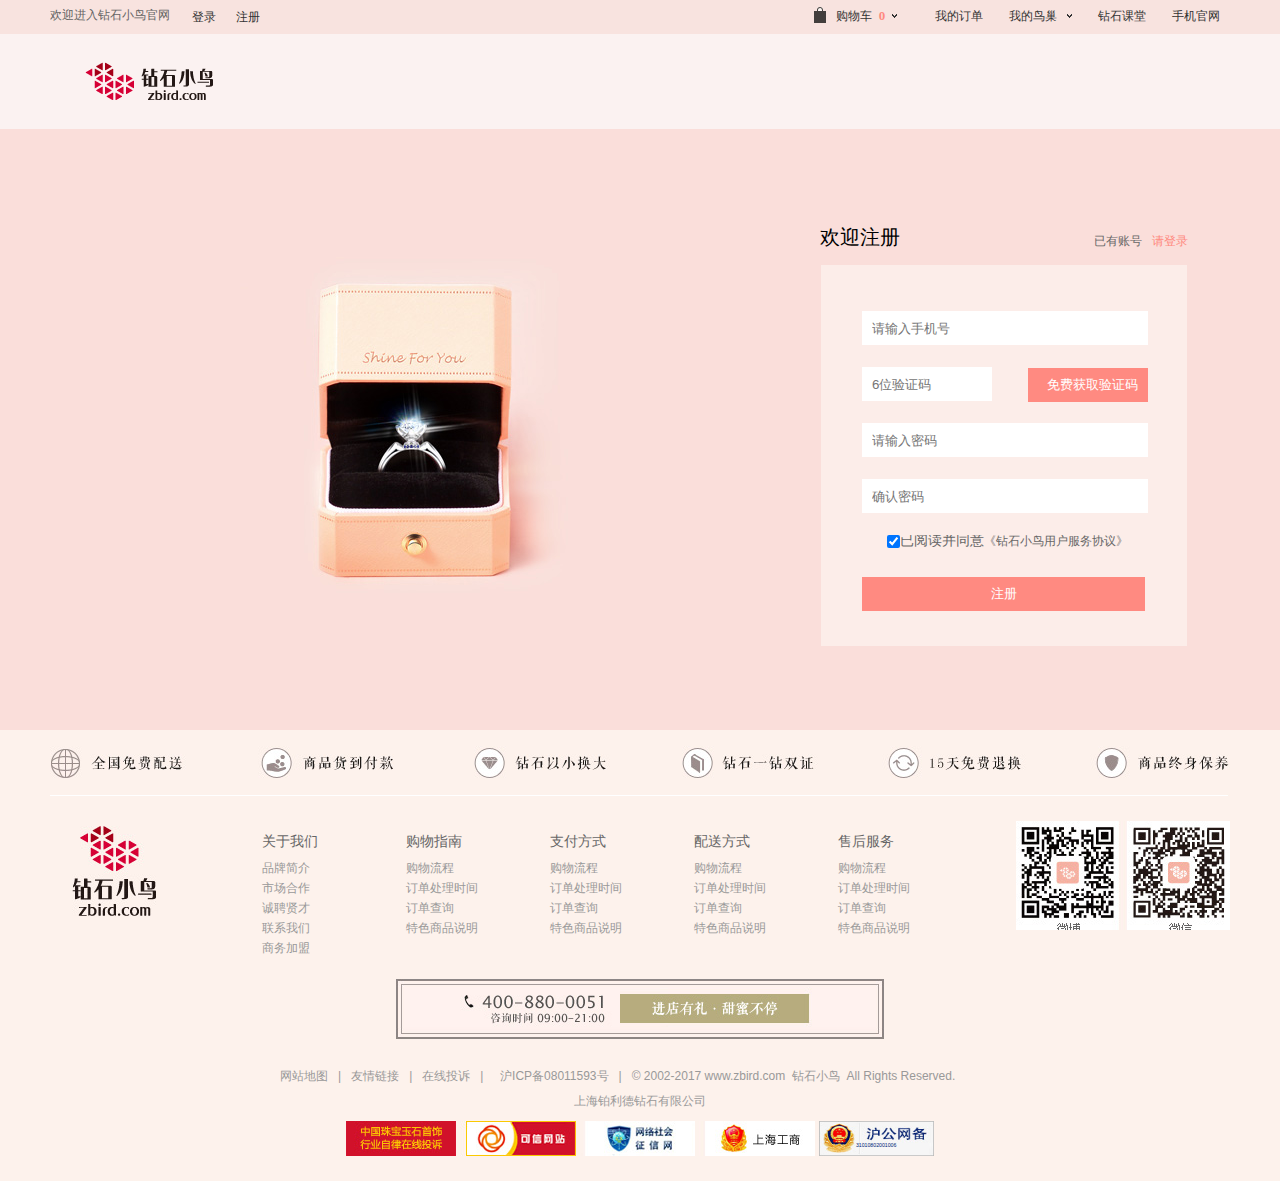
<file: register.html>
<!DOCTYPE html>
<html>
	<head>
		<meta charset="UTF-8">
		<title></title>
		<link rel="stylesheet" href="css/public.css">
		<link rel="stylesheet" href="css/register.css">
		<script src="js/jquery-1.8.3.min.js"></script>
	</head>
	<body>
		<div id="header">
			<div id="header_top">
				<div id="header_top_border">
					<div id="header_top_left">
						<h1 class="headerwelcome">欢迎进入钻石小鸟官网</h1>
						<a style="margin: 0 10px 0 10px" href="#">登录</a>
						<span></span>
						<a style="margin-left: 10px;" href="#">注册</a>
					</div>
					<div id="header_top_right">
						<ul>
							<li style="width: 105px;" id="mycart">
								<div class="header_gray" id="my_cart_show">
                          			<img class="header_img" src="images/header_box.png">
                            		<div class="my_cart">
	                            		<a href="#" class="shop_text">购物车</a>
	                            		<span class="shop_num" id="my_header_count">0</span>
	                            		<span class="shop_arrow"></span>
                            		</div>
                        		</div>
                        		<div id="indexw_header_cart" class="header_show"
                        			style="width: 240px; top: 34px; height: auto; max-height: 399px; min-height: 59px; overflow-y: auto; overflow-x: hidden; display: none;">
                        			<div class="indexw_shopCard_wushangpin">购物车中无商品</div>
        							<input type="hidden" id="my_cart_all_count" value="0">
                        		</div>
							</li>
							<li><a href="#" class="my_orderform">我的订单</a></li>
							<li class="arrow_hover">
		                        <div class="indexw_header_gray"> 
		                            <a href="#" class="indexw_header_div_1" style="line-height: 32px;">我的鸟巢</a> 
		                            <span class="indexw_header_arrow" style=""></span>
		                        </div>
		                        <div class="header_show" style="display: none;"> 
		                        	<a class="indexw_header_show_a" href="#" style="margin-top:5px;">订单查询</a> 
		                        	<a class="indexw_header_show_a" href="#">售后服务</a> 
		                        	<a class="indexw_header_show_a" href="#" style="padding-bottom:5px;">积分换礼</a> 								</div>
		                    </li>
							<li><a href="#" class="diamondClass">钻石课堂</a></li>
							<li><a href="#" class="phone_internet">手机官网</a></li>
							
						</ul>
					</div>
				</div>
			</div>
			<div id="header_bottom">
				<div id="logo">
					<a href="#"><img src="images/logo.png"/></a>
				</div>
			</div>
		</div>
		
		
	<div id="logo_bg"> 
		<div class="login_border"> 
		    <div class="login_left">
		      <div class="fly_img"></div> 
		       <div class="add_left"></div>
		    </div> 
		    <div class="login_right">
		      <div class="auth_main_login">
		       <div class="reg_form">
		        <div class="regin">欢迎注册</div>
		        <div class="rap_res">
		          <a href="#" target="_blank" >已有账号<i>请登录</i></a>
		        </div>
		            <form id="login" action="regSave.php" method="post">
						<ul>
							<li>
								<input type="tel" name="tel" id="userphone" class="inp" value=""placeholder="请输入手机号" />
								<p class="text1"></p>
							</li>
							<li>
								<input type="text" name="telcheckpass" class="inpa inpcode" value=""placeholder="6位验证码" />
								<input type="button" name="mf_code" class="inpa" id="mfcode" value="免费获取验证码"/>
								<p class="text2"></p>
							</li>
							<li>
								<input type="password" name="password" class="inp pass" value=""placeholder="请输入密码" />
								<p class="text3"></p>
							</li>
							<li>
								<input type="password" name="password" class="inp passw" value=""placeholder="确认密码" />
								<p class="text4"></p>
							</li>
							<li class="check">
								<input type="checkbox" name="agreement" class="cck" checked="checked" value="1"/>
								<span>已阅读并同意</span>
								<a href="#" target="_blank">《钻石小鸟用户服务协议》</a>
							</li>
							<li class="step_sub"><input type="submit" id="sub" value="注册"/></li>
						</ul>
				  </form>
		        </div>
		
		      </div>
		
		
		    </div>
		</div>
	</div>
			
		<script>
			
		</script>
		
		<div class="indexw_footer_banner">
			<ul>
			    <li><a class="indexw_footer_banner_1" href="#" target="_blank"></a></li>
			    <li><a class="indexw_footer_banner_2" href="#" target="_blank"></a></li>
			    <li><a class="indexw_footer_banner_3" href="#" target="_blank"></a></li>
			    <li><a class="indexw_footer_banner_4" href="#" target="_blank"></a></li>
			    <li><a class="indexw_footer_banner_5" href="#" target="_blank"></a></li>
			    <li><a class="indexw_footer_banner_6" href="#" target="_blank"></a></li>
			</ul>
		</div>
		<div class="indexw_foot_service">
		  <div class="indexw_foot_service_border">
		    <a class="indexw_foot_service_left" href="#"></a>
		    <div class="indexw_foot_service_middle">
		      <ul>
		        <li><span>关于我们</span></li>
		        <li><a rel="nofollow" target="_blank" href="# ">品牌简介</a></li>
		        <li><a rel="nofollow" target="_blank" href="#">市场合作</a></li>
		        <li><a rel="nofollow" target="_blank" href="#">诚聘贤才</a></li>
		        <li><a rel="nofollow" target="_blank" href="#">联系我们</a></li>
		        <li><a rel="nofollow" target="_blank" href="#">商务加盟</a></li>
		      </ul>
		      <ul>
		        <li><span>购物指南</span></li>
		        <li><a rel="nofollow" target="_blank" href="#">购物流程</a></li>
		        <li><a rel="nofollow" target="_blank" href="#">订单处理时间</a></li>
		        <li><a rel="nofollow" target="_blank" href="#">订单查询</a></li>
		        <li><a rel="nofollow" target="_blank" href="#">特色商品说明</a></li>
		      </ul>
		      <ul>
		        <li><span>支付方式</span></li>
		        <li><a rel="nofollow" target="_blank" href="#">购物流程</a></li>
		        <li><a rel="nofollow" target="_blank" href="#">订单处理时间</a></li>
		        <li><a rel="nofollow" target="_blank" href="#">订单查询</a></li>
		        <li><a rel="nofollow" target="_blank" href="#">特色商品说明</a></li>
		      </ul>
		      <ul>
		        <li><span>配送方式</span></li>
		       <li><a rel="nofollow" target="_blank" href="#">购物流程</a></li>
		        <li><a rel="nofollow" target="_blank" href="#">订单处理时间</a></li>
		        <li><a rel="nofollow" target="_blank" href="#">订单查询</a></li>
		        <li><a rel="nofollow" target="_blank" href="#">特色商品说明</a></li>
		      </ul>
		      <ul>
		        <li><span>售后服务</span></li>
		        <li><a rel="nofollow" target="_blank" href="#">购物流程</a></li>
		        <li><a rel="nofollow" target="_blank" href="#">订单处理时间</a></li>
		        <li><a rel="nofollow" target="_blank" href="#">订单查询</a></li>
		        <li><a rel="nofollow" target="_blank" href="#">特色商品说明</a></li>
		      </ul>
		    </div>
		    <div class="indexw_foot_service_right">
		      <a class="xlwb" target="_blank" href="#" style="width:188px;right:0px;"></a>
		      
		    </div>
		  </div>
		</div>
		<dl class="indexw_foot_other">
			<dt>
			  <p class="ft_consult"><a href="#"></a></p>
			    <div>
			    	<a href="#">网站地图</a>
			    	<a href="#">友情链接<span>|</span></a> 
			    	<a href="#">在线投诉<span>|</span></a>
			    	<a rel="nofollow" href="#" target="_blank">&nbsp;&nbsp;沪ICP备08011593号<span>|</span></a>
			    	<a href="#">© 2002-2017 www.zbird.com &nbsp;钻石小鸟&nbsp; All Rights Reserved.<span>|</span></a> 
			    </div>
			    <p style="text-align: center;font-size: 12px;">上海铂利德钻石有限公司</p>
			    
			</dt>
	   		<dd class="copyright"></dd>
  			<dd class="img" style="text-align: center;"> 
  				<a rel="nofollow" href="#"><img src="images/fot_certi.gif" width="110" height="35"></a>
  				<a rel="nofollow" href="#"><img src="images/fot_certi_02.jpg" width="116" height="35"></a>
  				<a rel="nofollow" href="#" ><img src="images/fot_certi_03.jpg" width="115" height="35"></a>
  				<a rel="nofollow" href="#" target="_blank">
  					<img src="images/fot_certi_04.jpg" border="0">
  				</a>
    			<a href="#" style="display:inline-block;*display:inline;zoom:1;position:relative;text-decoration:none;">
				    <img src="images/picp_bg.png" width="115" height="35" alt="沪公网备" border="0">
				    <span align="center" id="picp_span">31010802001006</span>
				</a>
			</dd>
		</dl>
		 
	</body>
</html>
<script type="text/javascript" src="js/register.js"></script>
</file>
<file: css/public.css>
*{padding: 0;margin: 0 auto;}
ul li{list-style-type: none;}
a{font-size: 12px;text-decoration: none;}

#header{
    width: 100%;
    height: auto;
    clear: both;
    background: #fbf2f1;
}
#header_top{
	width: 100%;
	height: 34px;
	clear: both;
	background-color: #f8e3df;
}
#header_top_border{
	width: 1180px;
	height: 34px;
	margin: 0 auto;
}
.shop_text:hover{
	color: #fdb2a4;
}	
#header_top_left{
    width: auto;
    height: 30px;
    overflow: hidden;
    float: left;
}
.headerwelcome{
    float: left;
    height: 30px;
    line-height: 30px;
    font-weight: normal;
    font-size: 12px;
    color: #646363;
    margin-right: 12px;
}
#header_top_left a{
    width: auto;
    height: 34px;
    line-height: 34px;
    display: block;
    float: left;
    color: #333!important;
}
#header_top_right{
    width: auto;
    height: 34px;
    float: right;
}
#header_top_right ul{
	width: auto;
	height: auto;	
}
#header_top_right li{
    height: 34px;
    float: left;
    margin-left: 16px;
    position: relative;
    z-index: 3;
}
.header_gray:hover{
	width:100%;
	background-color:#FFF;
	border-top: 1px solid #f8a89c;
	border-right: 1px solid #f8a89c;
	border-left: 1px solid #f8a89c;
	position:absolute;
	left:0px;
	top:0px;
	z-index:6;
	padding-left: 6px;
	
}
.indexw_header_gray:hover{
	width:100%;
	background-color:#FFF;
	border-top: 1px solid #f8a89c;
	border-right: 1px solid #f8a89c;
	border-left: 1px solid #f8a89c;
	position:absolute;
	left:0px;
	top:0px;
	z-index:6;
	padding-left: 6px;
}
.header_img{
	width:12px; 
	height:16px;
	float: left;
    margin-top: 7px;
    margin-right: 10px;
   
}
.my_cart{
	width:72px; 
	height: 34px;
	line-height:32px;
    display: block;
    color: #333!important;
    float: left;
}
.shopCard_wsp{
	padding-top: 25px;
	text-align: center;
	font-size: 12px;
}
.shop_text{
	width: auto;
    float: left;
    color: #333;
    display: block;
    text-align: center;
}
.shop_num{
	width: 20px;
    text-align: center;
    display: block;
    float: left;
    font-size: 13px;
    color: #ff8a81;
    font-weight: bold;
}
.shop_arrow{
	width: 5px;
    height: 4px;
    float: left;
    margin-top: 14px;
    background: url('../images/icon_drop.png') no-repeat left top;
}
.arrow_hover{
	width: 73px!important;
}
.indexw_header_div_1 {
    width: 58px;
    height: 34px;
    display: block;
    color: #333!important;
    float: left;
}
.indexw_header_arrow{
	width: 5px;
    height: 4px;
    float: left;
    margin-top: 14px;
    background: url('../images/icon_drop.png') no-repeat left top;
}
.header_show{
	width: 79px;
    height: auto;
    overflow: hidden;
    position: absolute;
    padding-bottom: 0px;
    left: 0px;
    top: 32px;
    border: 1px solid #f8a89c;
    background-color: #FFF;
    text-align: left;
    z-index: 5;
}
.indexw_header_show_a{
	width:100%;
	height:21px;
	line-height:21px;
	display:block;
	color:#686767;
	padding-left:6px;
	text-align:left;	
}
.my_orderform,.diamondClass,.phone_internet{
	width: 58px;
	height: 34px;
	line-height: 32px;
	display: block;
	color: #333!important;
	float: left;
}


#header_bottom{	
	width: 1180px;
	height: 95px;
	margin: 0 auto;
	clear: both;
}
#logo{
	width: auto;
	height: 95px;
	float: left;
	overflow: hidden;
}
#logo img{
	margin-left: 35px;
	margin-top: 28px;
}
#search{
	width: auto;
	height: 95px;
	float: right;
}
#searchInfo{
	width: 204px;
	height: 32px;
	overflow: hidden;
	display: inline-block;
	float: left;
	margin-top: 30px;
}
.search_input{
	width: 146px;
	height: 16px;
	border: none;
	color: #999;
    font-size: 12px;
    line-height: 16px;
    padding: 7px 0 7px 10px;
    margin: 0;
    float: left;
    display: block;
    border-top: 1px solid #ccc;
    border-left: 1px solid #ccc;
    border-bottom: 1px solid #ccc;
}

#searchF a{
	width: 40px;
    height: 30px;
    float: left;
    display: block;
    overflow: hidden;
    color: #fff!important;
    line-height: 30px;
    border-top: 1px solid #ccc;
    border-right: 1px solid #ccc;
    border-bottom: 1px solid #ccc;
}




.indexw_footer_banner {
    width: 100%;
    height: 66px;
    background: #fdf2ec;
   
}

.indexw_footer_banner ul {
    width: 1180px;
    height: 66px;
    margin: 0 auto;
    background: url('../images/footer_lnks.jpg') no-repeat;
}
.indexw_footer_banner ul li {
    float: left;
}

.indexw_foot_service{
	width:100%;
	height: auto;
	overflow:hidden;
	background-color: #fdf2ec;
	clear:both;
}
.indexw_foot_service_border{
	width:1180px;
	height:160px;
	margin:0 auto;
	position:relative;
		
}
.indexw_foot_service_left{
	width:84px;
	height:90px;
	float:left;
	margin-left:22px;
	margin-top:30px;
	background:url('../images/logo85x90.jpg') no-repeat left top;
}
.indexw_foot_service_middle{
	float: left;
    margin-top: 37px;
    margin-left: 82px;
	
}
.indexw_foot_service_middle ul{
	float: left;
	width: 144px;
	height:auto;
	overflow:hidden;
}
.indexw_foot_service_middle ul li a{
	width:96px;
	height:20px;
	line-height:20px;
	color:#999999;
	display:block;
	text-align:left;
}
.indexw_foot_service_middle ul li a:hover{
	color:#ff8a81;
}
.indexw_foot_service_middle ul li span{
	width:96px;
	height:25px;
	display:block;
	color:#666666;
	font-size:14px;
	text-align:left;
}
.indexw_foot_service_right{
	width:214px;
	height:109px;
	float:right;
	margin-top:25px;
	margin-left:6px;
	background:url('../images/web_code.jpg') no-repeat left top;
}
.indexw_foot_other{
	background: #fdf2ec;
}
.indexw_foot_other dt {
	width: 1180px;
	height: 153px;
	margin: 0 auto;
	color: #999;
	overflow: hidden;
	
}
.indexw_foot_other .ft_consult{
	 width: 488px;
	height: 60px;
	padding: 21px 0;
}
.indexw_foot_other .ft_consult  a {
    background: url('../images/fot_consult.jpg') left center no-repeat;
    width: 488px;
    height: 60px;
    display: inline-block;
}
.indexw_foot_other .ft_consult  a{
	background-position: 0 0;
} 
.indexw_foot_other .ft_consult  a:hover{
	background-position: -488px 0;
}
.indexw_foot_other dt div {
	margin-left: 230px;
	overflow:hidden;
	line-height: 33px;
	
}
.indexw_foot_other dt a {
	line-height: 33px;
	margin: 0;
	padding: 0;
	float: left;
	color: #999;
	text-decoration: none;
}
.indexw_foot_other dt a:hover{
	color: #ff8a81;
}
.indexw_foot_other dt div span {
	padding: 0 10px 0 10px;
	float: left;
}
.indexw_foot_other .copyright a {
	color: #999999;
	text-decoration: none;
}
.indexw_foot_other .copyright {
	width: 980px;
	margin: 0 auto;
	padding-bottom: 10px;
	color: #999999;
}
.friend_link {
	width: 950px;
	height:20px;
	overflow:hidden;
	margin: 0 auto;
	color: #BABABA;
	text-align: left;
	line-height: 25px;
	background-color: #f2f2f2;
}
.friend_link ul{
	height:20px;
	overflow:hidden;
}
.friend_link li a:hover {
	color: #999999;
	text-decoration:none;
}
.indexw_foot_other .img {
	width: 980px;
	height: 50px;
	margin: 0 auto;
	padding-bottom: 10px;
	color: #9FB1BA;
}
#picp_span{
	-webkit-transform:scale(0.65);
	font-size:8px;
	color:#001b75;
	padding:0;
	margin:0;
	text-decoration:none;
	top:20px;
	left:46px;
	position:absolute;
	cursor:pointer;
	display:block;
	}
@media screen and (-webkit-min-device-pixel-ratio:0)
{   
	#picp_span{      left:26px;   }
}
.browse_tip{
    width: 880px;
    height: 24px;
    margin: 0 auto;
    background-color: #E6FF6F;
    border: 1px solid #F5AF2E;
    position: relative;
}
.browse_tip_content{
	position: absolute;
	left:0;
	width: 780px;
	height: 24px;
	overflow: hidden;
}
.browse_tip label{
	position: absolute;
	left:0;
	height: 24px;
	line-height: 24px;
	display: block;
	float: left;
	width: 880px;
}
.browse_tip a{
	height: 24px;
	line-height: 24px;
	float: right;
	display: block;
	width: 50px;
}
.browse_tip a:link{
	color: red;
}
.browse_tip a:hover{
	color: red;
    text-decoration: underline;
}
.bfd_img_logo{
	background:url("../images/bfd_logo_ch.gif") no-repeat scroll 0 0 transparent;
	height:14px;
	width:101px;
	position: absolute;
	cursor:default;
	overflow:hidden;
}
.bfd_img_logo:hover{
	background:url("../images/bfd_logo_ch.gif") no-repeat 0 -14px;
}


.ac_results {
	background:white none repeat scroll 0 0;
	border:1px solid #ccc;
	cursor:default;
	font-size:13px;
	line-height:24px;
	margin:3px 0 0 0;
	position:absolute;
	z-index:99;
	padding: 6px 0;
	display: none;
	font-family:arial,"宋体";
	width: 198px!important;
}

.ac_results td.l {
	overflow:hidden;
	padding-left:10px;
	text-align:left;
	white-space:nowrap;
	color:#666;
}
.ac_results td.r {
	color:#999;
	font-size:10px;
	overflow:hidden;
	padding:0 10px 0 3px;
	text-align:right;
	white-space:nowrap;
}

.ac_over {
	background:none;
	cursor:pointer;
}

.ac_match {
	text-decoration: none;
	font-weight: bold;
	color:#f6827a;
}

.ac_over .ac_match {
	color:#f6827a !important;
}

.ac_over .l{color:#f6827a!important;}
.ac_over .r {
	color:#999 !important;
}
#nav{
	width: auto;
	height: 33px;
	clear: both;
	background: #838383;
}
#nav_border{
	width: 1180px;
	height: 33px;
	margin: 0 auto;
}
#homePage,#brandStory{
	float: left;
	width: auto;
	height: 33px;
	line-height: 30px;
}
.indexw_nav_a {
    color: #fff!important;
    font-size: 13px;
    font-family: Arail,"宋体";
    line-height: 33px;
    width: 87px;
    text-align: center;
    display: block;
    letter-spacing: 1px;
}
.indexw_nav_li {
    position: relative;
    float: left;
    z-index: 0;
}
.indexw_nav_a:hover,.indexw_nav_a_hover ,.indexw_nav_a_hover02{
	background:#fdb2a4;color:#fff;
}
.m_idx_snav_hide{
	background:url('../images/snav_rept.png') top left repeat-x;
	width:100%;
	position:absolute;
	top:160px;
	left:0px;
	z-index:100;
	height:361px;
}
.m_idx_snav_wp{
	width:1180px;
	margin:0 auto;
	position: relative;
	overflow: hidden;
}
.m_idx_snav_wp:after{
	display:block; 
	clear:both; 
	font-size: 0; 
	height:0;
	visibility: hidden;
}
.snav_title{
	position: relative;
	float:left;
	width:153px;
	height:305px;
}
.snav_title img{
	display:block;
}
.snav_title_txtimg,.snav_title_txt,.snav_title_img{
	position: absolute;
	display:block;
}
.snav_title .snav_title_txtimg{
	color: #000;
	font-size:24px; 
	font-family:Arail,"宋体"; 
	left: 30px;
	top: 29px;
	z-index:52;
}
.snav_title .snav_title_txtimg:hover{color: #000;}
.snav_title_txt{ 
	left: 30px;
	top: 63px;
	z-index:53;
	color:#666;
	letter-spacing:1px;
}
.snav_title_img{ 
	left:4px;
	top:0;
	z-index:51;
}

.snav_lst{
	float:left;
	margin-top: 89px;
	text-align:left;
	padding-left: 30px;
	width: 150px;
}
.snav_lst a{
	display:block;
	font-size:12px;
	color:#666;
	line-height:26px;
	letter-spacing:1px;
}
.snav_lst a:hover{color:#ff8a81;}
.snav_ads{
	float:right;
	text-align:right;
	padding-top: 31px;
}
.snav_ads a{padding-left:16px;}
.lstpoa{
	position: absolute;
    left: 350px;
}
#brandStory li{
	float: left;
	width: 87px;
	height: 33px;
	text-align: center;
}
#brandStory li a{
	color: #fff;
}
#brandStory li:hover{
	background: #fdb2a4;
}
#brandStory{
	float: right;
}
</file>
<file: css/login.css>
*{padding: 0;margin: 0 auto;}
ul li{list-style-type: none;}
a{font-size: 12px;font-family:Arial,"宋体";text-decoration: none;}
#logo_bg{
	width: 100%;
	height: 601px;
	clear: both;
	overflow: hidden;
	background: url('../images/auth_bg_new.jpg') no-repeat center top;
}
.login_border{
	width: 1180px;
	height: auto;
	margin: 0 auto;
	position: relative;
	overflow: hidden;
}
.login_left{
	width: 728px;
	height: 688px;
	float: left;
	overflow: hidden;
	position: relative;
	
}
.add_left{ width: 728px; height: 460px; position: absolute; top: 112px; left: 0; z-index: 4;}

.fly_img{width: 728px;	height: 688px; z-index:2;position: absolute; top: 0px; left: 0px;}

.login_fly{
	width: 113px;
	height: 104px;
	position: absolute;
	left: 309px;
	top: 265px;
	z-index:3;
	background:url('../images/login_fly.gif') no-repeat center top;
}
.login_right{
	width: 452px;
	height: 636px;
	margin-top: ;
	float: left;
	overflow: hidden;
	position: relative;
}
.auth_main_login .reg_form{
	float: left;
	width: 100%;
	height: 510px;
	overflow: hidden;
	position: relative;
	background: url('../images/auth_main_login.jpg') no-repeat 38px 130px; 
}
.reg_form .regin{
	width: 100%;
	height: 20px;
	position: absolute;
	top: 95px;
	left: 40px;
	color: #000;
	font-size: 20px;
}
.reg_form .rap_res{
	width: auto;
	height: 20px;
	position: absolute;
	right: 50px;
	top: 102px;
	z-index: 5;
	float: right;
}
.reg_form .rap_res a{
	color: #666;
	}
.reg_form form {margin-top: 174px;}

.reg_form form ul li {
   list-style-position: outside;
    padding-left: 78px;
    text-align: left;
    font-size: 14px;
    color: #999999;
    height: 32px;
    line-height: 32px;
    overflow: hidden;
    padding-bottom: 22px;
  }

 .reg_form form ul li .inp {
  border: 0;
  padding-left: 10px;
  color: #151518; 
  width: 276px;
  height: 32px;
  outline: none;
  background: #fff; 
  }
.reg_form .check {
 width: 376px;
 height: 20px;
 line-height: 12px;
 color: #666;
 }
 
.cck{
	outline: none;
	float: left;
}
 .reg_form .check span{
 	float: left;
 	color: #666;
 }
  .reg_form .check a{
  	padding-left: 168px;
  	color: #666;
  }
.reg_form form ul .step_sub {
  border: 0; }

.reg_form form ul .step_sub #sub {
  width: 285px;
  height: 32px;
  background: #ff8a81;
  border: 0;
  text-align: center;
  margin: 0 auto;
  color: #fff;
  outline: none;
  cursor:pointer;
  }
.clearHeight{
	width: 100%;
	clear: both;
	overflow: hidden;
}
.reg_form ol{
	float: left;
}
.reg_form ol li{
	line-height: 24px;
	color: #666;
	margin-top: 4px;
	margin-left:81px;
}
.qq-btn{
	width: 46px;
	height: 46px;
	float: left;
	display: block;
	background:url('../images/qq-btn.jpg') no-repeat left top;
}
.qq-btn:hover{
	background:url('../images/qq-btn.jpg') no-repeat right top;
}
.weixin-btn{
	width: 46px;
	height: 46px;
	float: left;
	display: block;
	margin-left: 32px;
	background:url('../images/weixin-btn.jpg') no-repeat left top;
}
.weixin-btn:hover{
	background:url('../images/weixin-btn.jpg') no-repeat right top;
}
.sina-btn{
	width: 46px;
	height: 46px;
	float: left;
	display: block;
	margin-left: 32px;
	background:url('../images/sina-btn.jpg') no-repeat left top;
}
.sina-btn:hover{
	background:url('../images/sina-btn.jpg') no-repeat right top;
}
.zhifubao-btn{
	width: 46px;
	height: 46px;
	float: left;
	display: block;
	margin-left:32px;
	background:url('../images/zhifubao-btn.jpg') no-repeat left top;
}
.zhifubao-btn:hover{
	background:url('../images/zhifubao-btn.jpg') no-repeat right top;
}

.auth_pop_close{
	width: 25px;
	height: 25px;
	position: absolute;
	right:13px;
	top: 5px;
	display: block;
	background:url('../images/auth_pop_close.png') no-repeat left top;
	z-index: 5;
}
.auth_pop_close:hover{
	background:url('../images/auth_pop_close.png') no-repeat right top;
}
</file>
<file: css/prodetails.css>
*{
	padding: 0;
	margin: 0;
}
ul li{
	list-style-type: none;
}
a{
	font-size: 12px;
	font-family: arial,"宋体";
	text-decoration: none;
}
	.navTit_span{
		float: left;
		margin-right: 5px;
		font-size: 12px;
	}
	.navTit_a{
		float: left;
		margin-right: 5px;
		color: #666666;
	}
	.navTit_h1{
		height: 100%;
		font-weight: normal;
		font-size: 12px;
	}
	.firstnav{
		line-height: 46px\9\0;
		line-height: 46px\0;
		+line-height: 46px;
		font-size: 12px;
	}
.g_header_bg{
	width: 100%;
	background: #FFFFFF;
}
.block{
	width: 1180px;
	color: #666666;
	height: 14px!important;
	line-height: 14px!important;
	padding: 18px 0;
	margin: 0 auto;
}
.floatL{
	float: left;
	color: #666666;
}
.g_dtal_wrap{
	width: 1180px;
	margin: 0 auto 71px;
	color: #666666;
	overflow: hidden;
}
.g_show_pic{
	position: relative;
	width: 537px;
	height: 480px;
	margin: 25px 0 0;
	float: left;
	z-index: 1;
}
.g_show_pic .stylePic{
	width: 520px;
	float: none;
	background-image: none;
	padding-right: 0px;
	margin: 0 auto;
}
.proPic_ul{
	width: 480px;
	margin: 0 auto 0 auto;
}
.g_show_pic .stylePic .big{
	width: 480px;
}
.g_show_pic .stylePic .big .smallImg{
	width: 350px;
	height: 65px;
	padding: 0 0;
	margin-top: 3px;
	overflow: hidden;
	position: absolute;
	top: 400px;
	left: 119px;
	z-index: 500;
}
.loadImg_effect{
	position:relative;
	width: 400px!important;
	height: 400px!important;
	background-image:url('../images/z2.jpg');
	background-size:400px 400px;
}
.g_show_pic .stylePic .moveright_off {
    cursor: pointer;
    padding-top: 0px;
    padding-right: 0px;
    width: 12px;
    height: 62px;
    overflow: hidden;
    background: none;
}
.g_show_pic .stylePic .big #imgMove_face {
    background: #fff;
}
.list_small_pic li{
	float: left;
}
.g_show_pic .list_small_pic li.on{
	width: 60px;
	height: 60px;
	margin: 0 4px;
	border: 1px solid #f8a89d;
}
.g_show_pic .list_small_pic li.off{
	width: 60px;
	height: 60px;
	margin: 0 4px;
	border: 1px solid #dfdede;
}
.g_show_pic .stylePic .moveright_on {
    cursor: pointer;
    padding-top: 0px;
    padding-right: 0px;
    width: 12px;
    height: 62px;
    overflow: hidden;
    background: url("../images/btn_prev.jpg") no-repeat left center;
}
.g_show_pic .stylePic .moveleft_on {
    cursor: pointer;
    padding-top: 0px;
    padding-right: 0px;
    margin-right: 15px;
    width: 12px;
    height: 62px;
    overflow: hidden;
    background: url("../images/btn_next.jpg") no-repeat left center;
}
.g_pro_sys{
	width: 535px;
	float: right;
	margin: 18px 0;
	position: relative;
	z-index: 0;
}
.f_psys_tlt {
    font-family: Arial,"宋体";
    font-size: 22px;
    color: #000;
    text-align: left;
    padding: 7px 0;
}
.f_psys_pri {
    font-size: 12px;
    font-family: Arial,"宋体";
    color: #999;
    text-align: left;
    padding: 15px 0 23px 0;
    border-bottom: 1px solid #f1f1f1;
    margin-bottom: 19px;
}
.u_psys_pri{
	display: inline-block;
	padding-right: 5px;
}
.u_psys_pri,.u_psys_pri strong,.u_psys_pri i{
	font-style: normal;
}
.coupon_tips{
	height: 16px;
	line-height: 16px;
	padding: 0 3px;
    background: #f7837a;
    font-family: "宋体"!important;
    font-size: 12px!important;
    color: #fff!important;
    margin-right: 3px;
    font-weight: normal!important;
}
.u_psys_pri i,.u_psys_pri b{
	font-family: arial "微软雅黑";
	vertical-align: middle;
	color: #f6827a; 
}
.u_psys_pri i{
	padding-left: 10px;
}
.u_psys_pri b{
	font-size: 20px;
}
.u_psys_sale i{
	color: #999;
    font-size: 12px;
    font-family: Arial,"宋体";
    display: inline-block;
    padding: 0 10px 0 40px;
    font-style: normal;
}
.f_psys_inf{
	text-align: left;
}
.f_psys_inf span {
    display: inline-block;
    width: 65px;
    line-height: 29px;
    height: 29px;
    color: #999;
    font-size: 12px;
    font-family: Arial,"宋体";
}
.inf_txtcode i {
    color: #999;
    font-size: 12px;
    font-family: Arial,"宋体";
    font-style: normal;
}
.inf_txtqulty b, .inf_txtsize b, .inf_txtsize b, .inf_txtdiam b {
    color: #999;
    font-size: 12px;
    font-family: Arial,"宋体";
    font-weight: normal;
}
.inf_txtdiam b {
    display: inline-block;
    padding-right: 10px;
}
.f_psys_line {
    border-bottom: 1px solid #eeeded;
    height: 0px;
    position: relative;
    z-index: 0;
    margin: 20px 0 28px;
    width: 535px;
}
.inf_txtqulty a {
    border: 1px solid #dedcdd;
    margin-right: 4px;
    padding: 0 13px;
    height: 28px;
    display: inline-block;
    background: #fff;
    text-align: center;
    line-height: 28px;
    font-family: Arial,"宋体";
    font-size: 12px;
    color: #666;
}
.inf_txtqulty a:hover, .inf_txtqulty a.quality_rng_hver {
    border: 1px solid #ff8a81;
    background: #fef4f2;
    color: #666;
}
.inf_txtselsize{
	padding-top: 7px;
}
.inf_txtselsize span {
    float: left;
}
.inf_txtsize_ul {
    width: 464px;
    display: inline-block;
}
.inf_txtsize_ul li {
    float: left;
}
.qualitySizeM, .qualitySizeF {
    
    width: 142px;
    height: 30px;
    margin-right: 8px;
    position: relative;
    overflow: hidden;
}
.qualitySizeMBg,.qualitySizeFBg {
    margin: 0;
    border: 0;
    padding: 0 20px 0 57px;
    font: 13px arial;
    color: #333;
    width: 65px;
    height: 30px;
    line-height: 30px;
}
.qualitySizeMBg{
    background: url('../images/qualitySizeM.jpg') 0px 0px no-repeat;
}
.qualitySizeFBg{
	background: url('../images/qualitySizeF.jpg') 0px 0px no-repeat;
}
.qualitySizeMList, .qualitySizeFList {
    height: auto;
    max-height: 79px;
    position: absolute;
    z-index: 2;
    font: 13px arial;
    color: #666;
    padding: 6px 14px;
    width: 112px;
    border: 1px solid #ededed;
    background-color: white;
    overflow: auto;
}
.qualitySizeOpt:hover{
	cursor: pointer;
	color: #000;
}
.howToMeasure_txt{
	color: #666666;
}
.f_psys_btn {
    position: absolute;
    top: 407px;
    left: 0px;
    width: 502px;
    text-align: left;
}
#f_psys_btn_lst {
    margin-right: 10px;
}
.btn_pink_138x32 {
    background: #ff8a81;
    color: #fff;
    border: none;
    width: 138px;
    height: 32px;
    vertical-align: middle;
    text-align: center;
    display: inline-block;
    margin: 0;
    cursor: pointer;
    border-bottom: 1px solid #ff8a81;
}
.share_icon{
	display: block;
	padding-top: 16px;
	clear: clear;
}
.share_colet{
	display: inline-block;
	color: #999999;
	font-size: 12px;
	font-style: normal;
}
.bdsharebuttonbox {
    display: inline-block;
    vertical-align: middle;
    margin-left: 38px;
}
.bdshare-button-style0-16 {
    zoom: 1;
}
.tsina, .tqq, .renren, .bds_sqq, .bds_qzone, .bds_weixin {
    display: inline-block;
    width: 16px!important;
    height: 16px!important;
    padding: 0!important;
    float: none!important;
    margin: 0 0 0 1px!important;
}
.tsina {
    background: url('../images/share_icon.jpg') 0 0 no-repeat!important;
}
.tqq{
	background: url('../images/share_icon.jpg') -22px 0 no-repeat!important;
}
.renren{
	background: url('../images/share_icon.jpg') -44px 0 no-repeat!important;
}
.bds_sqq {
    background: url('../images/qq.jpg') center no-repeat!important;
}
.bds_qzone {
    background: url('../images/qzone.jpg') center no-repeat!important;
}
.bds_weixin{
	background: url('../images/weixin.jpg') center no-repeat!important;
}

/**************************商品详情************************************/

.f_sys_tab{
	width: 1180px;
	height: 38px;
	margin: 0 auto;
	text-align: center;
	padding-top: 10px;
	border-top: 1px solid #333;
}
#hide_tab {
    width: 1180px;
    margin: 0 auto;
}
#hide_tab span{
	float: right;
}
.btn_pink_115x28 {
    background: #ff8a81;
    color: #fff;
    border: none;
    width: 115px;
    height: 28px;
    line-height: 28px;
    text-align: center;
    display: inline-block;
    cursor: pointer;
}
.f_sys_tab a.on {
    color: #ff8a81;
}
.f_sys_tab a {
    display: inline-block;
    color: #000;
    text-align: center;
    padding: 10px 22px;
    font-family: Arial,"宋体";
    overflow: hidden;
    vertical-align: middle;
}
.f_sys_tab i {
    vertical-align: middle;
    color: #ccc;
    font-size: 13px;
    font-weight: normal;
    font-family: "宋体";
    font-style: normal;
}
.f_cont_detl {
    padding-top: 20px;
    background: #fff;
    width: 1180px;
    margin: 0 auto 40px;
}
.f_cont_detl_pic {
    width: 900px;
    margin: 0 auto 60px;
    padding: 0 140px;
}
.f_cont_coup_tips{
	border-top: 1px solid #333333;
}
.f_cont_coup_tips .f_cont_serv_txt{
	padding: 0 33px;
}
.f_cont_serv_txt dt {
    background: url("../images/icon_arrow.jpg") no-repeat left center;
    padding-left: 20px;
    font-size: 12px;
    color: #000;
    font-family: Arial,"宋体";
    margin-bottom: 20px;
    margin-top: 40px;
    margin-left: 5px;
}
.f_cont_serv_txt dd {
    line-height: 30px;
    color: #666;
    font-family: Arial,"宋体";
    font-size: 12px;
    padding-left: 30px;
    text-indent: -11px;
}
.f_cont_comm{
	width: 1180px;
	margin: 0 auto 40px;
	position: relative;
	z-index: 0;
	background: #FFFFFF;
}
#u_comm_tlt{
	text-align: center;
	border-top: 1px solid #333333;
	font-family: arial "宋体";
	font-size: 12px;
	color: #000000;
	padding: 20px 0 0;  
}
.f_cont_comm_detail{
	margin-top: 20px;
	background: #f9f9f9;
}
.f_sys_comm_lst{
	padding: 0 20px;
	background: #f9f9f9;
}
.f_sys_comm_lst dl {
    border-bottom: 1px solid #fff;
    padding: 27px 0 23px;
    overflow: hidden;
}
.f_sys_comm_lst dd{
	float: left;
	margin-right: 17px;
}
.f_sys_comm_lst dd img{
	vertical-align: middle;
}
.f_sys_comm_lst dt{
	padding-left: 63px;
	position: relative;
	z-index: 1;
	text-align: left;
}
.f_sys_comm_star{
	position: absolute;
	top: 0;
	right: 0;
}
.f_sys_comm_star label {
    margin-right: 0px;
    display: inline-block;
    width: 14px;
    height: 15px;
    vertical-align: middle;
    background-color: red;
    background: url('../images/star_show_gray.png') no-repeat left top;
}
.f_sys_comm_time, .f_sys_comm_txt span, .f_sys_comm_show span {
    color: #999;
    font-size: 12px;
}
.f_sys_comm_txt span, .f_sys_comm_show span {
    padding-right: 15px;
}
.f_sys_comm_show span {
    float: left;
}
.f_sys_comm_time {
    display: block;
    margin-bottom: 7px;
}
.f_sys_comm_txt {
    color: #666;
    line-height: 20px;
    text-indent: -69px;
    padding-left: 70px;
    font-size: 12px;
}
.f_sys_comm_show{
	line-height: 20px;
	font-size: 12px;
}
.dianping_text_right021_t {
    width: auto;
    height: auto;
    overflow: hidden;
    line-height: 20px;
    color: #666666;
}
.shaitubtn_ul {
    width: 600px;
    height: auto;
    overflow: hidden;
    position: relative;
    margin-top: 3px;
}
.shaitubtn_ul li {
    width: 89px;
    height: 89px;
    float: left;
    clear: none;
    display: table;
    padding: 0px;
    border: 1px solid #dddddd;
    text-align: center;
    vertical-align: middle;
    margin-left: 12px;
}
.shaitubtn_ul li a {
    width: 89px;
    height: 89px;
    cursor: pointer;
    display: table-cell;
    text-align: center;
    vertical-align: middle;
    cursor: url('../images/big.cur'),auto;
}
.shaitubtn_ul li a img {
    max-width: 100%;
    max-height: 100%;
}
.shaitu_ul_border {
    width: 400px;
    height: 400px;
    margin-top: 8px;
    position: relative;
}
.shaitu_ul_border ul li {
    width: 400px;
    height: 400px;
    float: left;
    clear: none;
    display: table;
    padding: 0px;
    border: 1px solid #dddddd;
    text-align: center;
    vertical-align: middle;
}

.u_lnkmore_comm{
	background: #ff8a81;
    color: #fff;
    border: none;
    width: 138px;
    height: 32px;
    line-height: 32px;
    vertical-align: middle;
    text-align: center;
    display: block;
    margin: 0 auto;
    cursor: pointer;
    border-bottom: 1px solid #ff8a81;
}
.f_brand_wp {
    width: 1180px;
    margin: 60px auto 60px;
    position: relative;
    z-index: 0;
}
.f_brand_tlt{
	width: 1180px;
	padding-top: 10px;
	padding-bottom: 15px;
	text-align: center;
	border-top: 1px solid #333;
}
.f_brand_tlt a{
	display: inline-block;
	padding: 10px 22px;
	color: #000;
}
.f_brand_tlt a.on{
	color: #ff8a81;
}
.f_brand_tlt i {
    vertical-align: middle;
    color: #ccc;
    font-size: 13px;
    font-weight: normal;
    font-family: "宋体";
}
.f_brand_con{
    width: 1180px;
    height: 529px;
}
</file>
<file: css/register.css>
*{padding: 0;margin: 0 auto;}
ul li{list-style-type: none;}
a{font-size: 12px;font-family:Arial,"宋体";text-decoration: none;}
#logo_bg{
	width: 100%;
	height: 601px;
	clear: both;
	overflow: hidden;
	background: url('../images/auth_bg_new.jpg') no-repeat center top;
}
.login_border{
	width: 1180px;
	height: auto;
	margin: 0 auto;
	position: relative;
	overflow: hidden;
}
.login_left{
	width: 728px;
	height: 688px;
	float: left;
	overflow: hidden;
	position: relative;
	
}
.add_left{ width: 728px; height: 460px; position: absolute; top: 112px; left: 0; z-index: 4;}

.fly_img{width: 728px;	height: 688px; z-index:2;position: absolute; top: 0px; left: 0px;}

.login_fly{
	width: 113px;
	height: 104px;
	position: absolute;
	left: 309px;
	top: 265px;
	z-index:3;
	background:url('../images/login_fly.gif') no-repeat center top;
}
.login_right{
	width: 452px;
	height: 636px;
	margin-top: ;
	float: left;
	overflow: hidden;
	position: relative;
}
.auth_main_login .reg_form{
	float: left;
	width: 100%;
	height: 510px;
	position: relative;
}
.reg_form .regin{
	width: 100%;
	height: 20px;
	position: absolute;
	top: 95px;
	left: 42px;
	color: #000;
	font-size: 20px;
}
.reg_form .rap_res{
	width: auto;
	height: 20px;
	position: absolute;
	right: 42px;
	top: 102px;
	z-index: 5;
	float: right;
}
.reg_form .rap_res a{
	color: #666;
	}
.reg_form .rap_res i{
	font-style: normal;
    color: #ff8a81;
    padding-left: 10px;
}
.reg_form form {
	margin-top: 136px;
 	 width: 366px;
 	 height: 381px;
	background: #fcede9;
 	 }
.reg_form form ul{
	padding-top: 46px;
}
.reg_form form ul li {
   list-style-position: outside;
   
   padding-left: 41px;
    text-align: left;
    font-size: 14px;
    color: #999999;
    height: 34px;
    line-height: 34px;
    overflow: hidden;
    padding-bottom: 22px;
  }

 .reg_form form ul li .inp {
  border: 0;
  padding-left: 10px;
  color: #151518; 
  width: 276px;
  height: 34px;
  outline: none;
  background: #fff; 
  }
  .reg_form form ul li .inpa {
  border: 0;
  padding-left: 10px;
  color: #151518; 
  width: 120px;
  height: 34px;
  outline: none;
  background: #fff; 
  }
.reg_form form ul li .inpa:first-of-type{
  	margin-right: 32px;
  } 
.reg_form form ul li .inpa:nth-of-type(2){
  background: #ff8a81;
  border: 0;
  text-align: center;
  margin: 0 auto;
  color: #fff;
  cursor: pointer;
  }
.reg_form form ul li p{
  	width: 366px;
  	font-size: 12px;
  	height: 22px;
  	line-height: 22px;
  	color: #f16d63;
  }
.reg_form .check {
	 width: 276px;
	 height: 20px;
	 line-height: 12px;
	 color: #666;
 }
 
.cck{
	outline: none;
	float: left;
}
 .reg_form .check span{
 	float: left;
 	color: #666;
 }
.reg_form .check a{
  	color: #666;
  }
.reg_form .check a:hover{
  	color: #ff8a81;
  }
.reg_form form ul .step_sub {
  border: 0; }

.reg_form form ul .step_sub #sub {
  width: 283px;
  height: 34px;
  background: #ff8a81;
  border: 0;
  text-align: center;
  margin: 0 auto;
  color: #fff;
  outline: none;
  cursor: pointer;
  }
</file>
